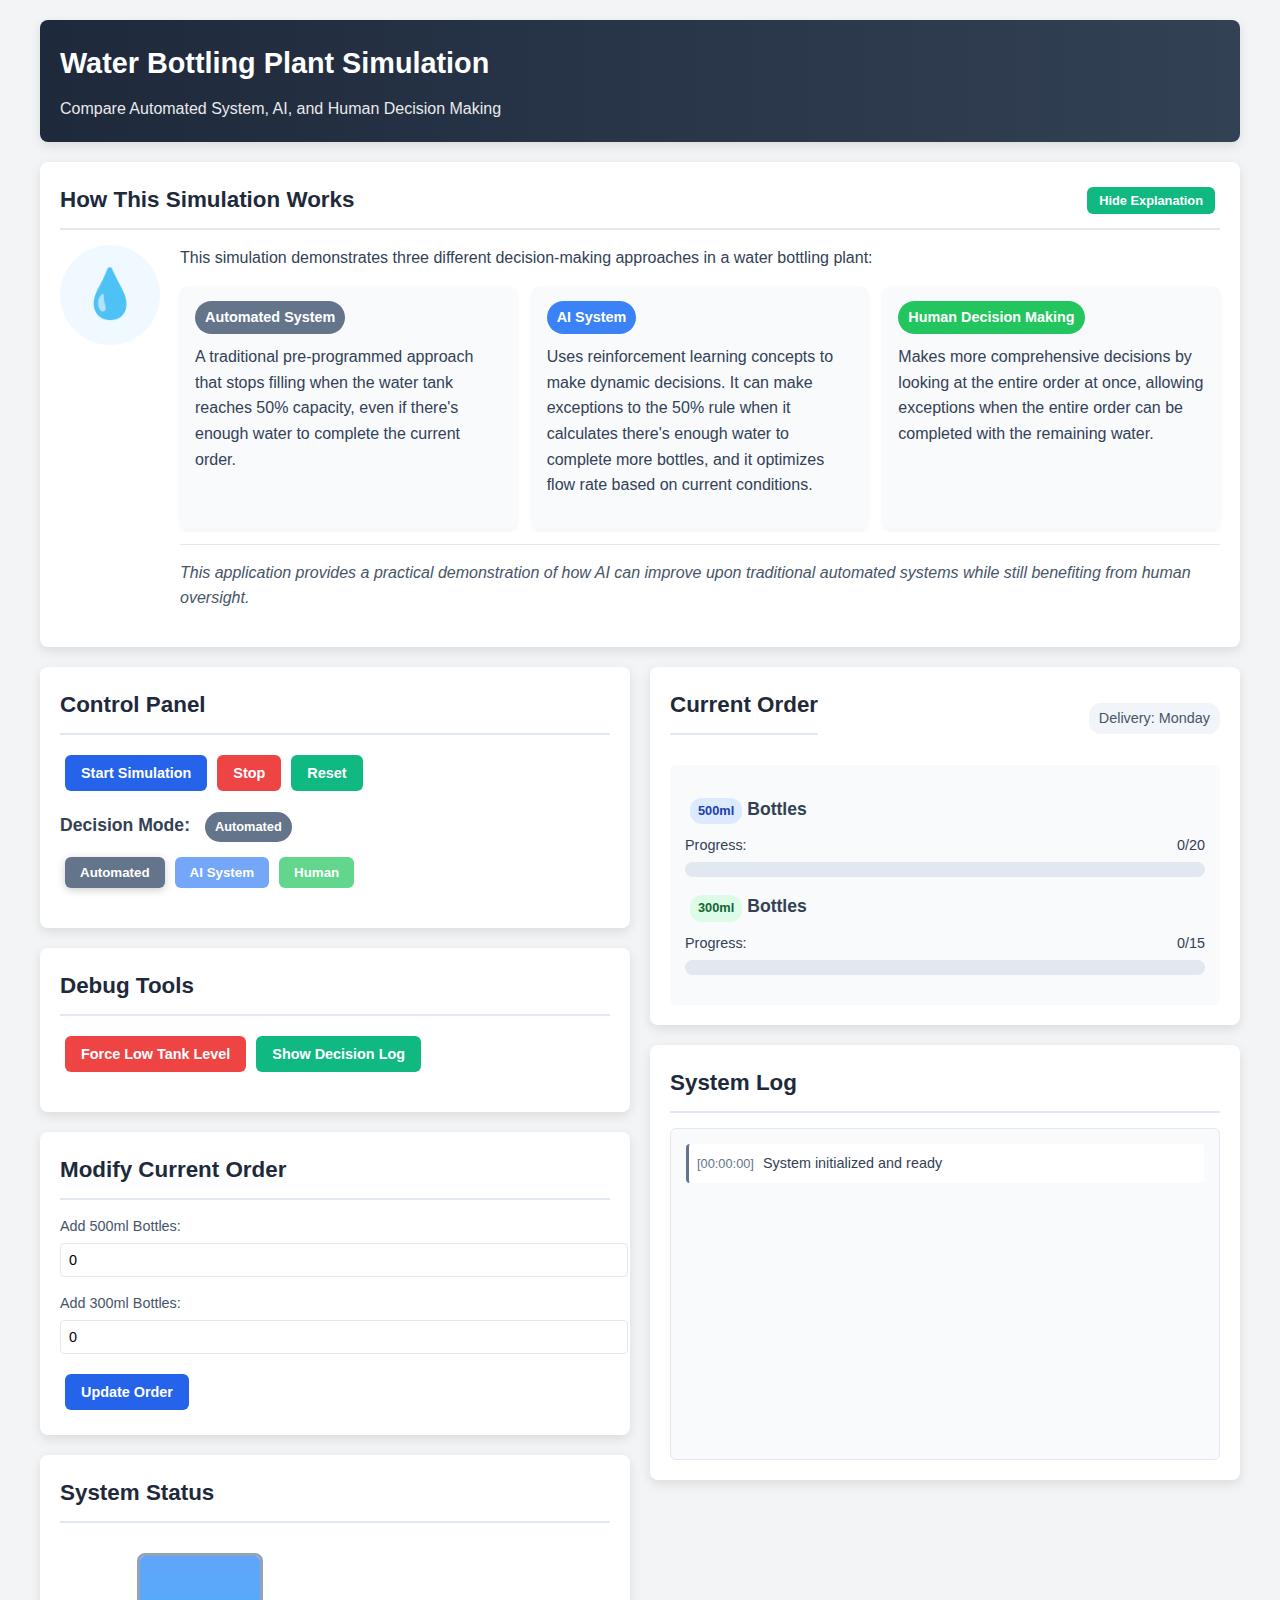
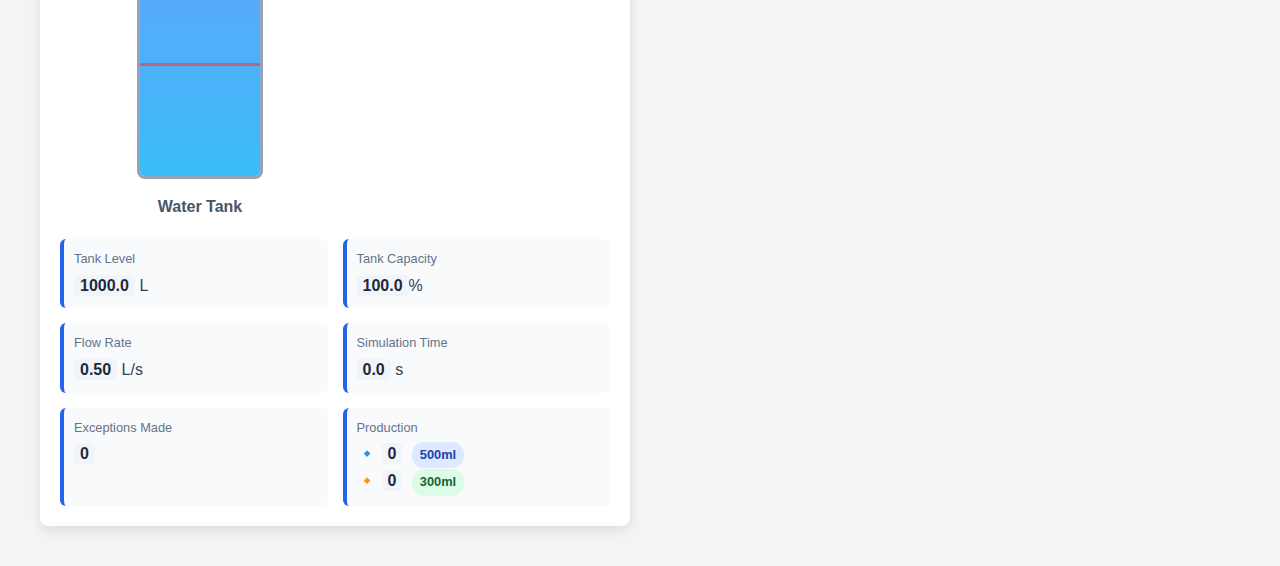
<file: index.html>
<!DOCTYPE html>
<html lang="en">
<head>
    <meta charset="UTF-8">
    <meta name="viewport" content="width=device-width, initial-scale=1.0">
    <meta property="og:title" content="Water Bottling Plant Simulation">
    <meta property="og:description" content="Compare Automated System, AI, and Human Decision Making in a water bottling plant simulation">
    <meta property="og:image" content="https://watter_bottle.png">
    <meta property="og:url" content="https://catalogo81.github.io/water-bottling-simulation/">
    <meta name="twitter:card" content="summary_large_image">
    <title>Water Bottling Plant Simulation</title>
    <link rel="stylesheet" href="styles.css">
</head>
<body>
    <div class="container">
        <div class="header">
            <h1>Water Bottling Plant Simulation</h1>
            <p>Compare Automated System, AI, and Human Decision Making</p>
        </div>

        <div class="explanation-panel">
            <h2>How This Simulation Works</h2>
            <div class="explanation-content">
                <div class="explanation-icon">💧</div>
                <div class="explanation-text">
                    <p>This simulation demonstrates three different decision-making approaches in a water bottling plant:</p>
                    
                    <div class="decision-modes">
                        <div class="decision-mode">
                            <span class="mode-label" style="background-color: var(--auto-color);">Automated System</span>
                            <p>A traditional pre-programmed approach that stops filling when the water tank reaches 50% capacity, even if there's enough water to complete the current order.</p>
                        </div>
                        
                        <div class="decision-mode">
                            <span class="mode-label" style="background-color: var(--ai-color);">AI System</span>
                            <p>Uses reinforcement learning concepts to make dynamic decisions. It can make exceptions to the 50% rule when it calculates there's enough water to complete more bottles, and it optimizes flow rate based on current conditions.</p>
                        </div>
                        
                        <div class="decision-mode">
                            <span class="mode-label" style="background-color: var(--human-color);">Human Decision Making</span>
                            <p>Makes more comprehensive decisions by looking at the entire order at once, allowing exceptions when the entire order can be completed with the remaining water.</p>
                        </div>
                    </div>
                    
                    <p class="explanation-footer">This application provides a practical demonstration of how AI can improve upon traditional automated systems while still benefiting from human oversight.</p>
                </div>
            </div>
            <button id="hide-explanation" class="button button-secondary">Hide Explanation</button>
        </div>
        
        <div class="flex-container">
            <div class="flex-column">
                <div class="panel" id="control-panel">
                    <h2>Control Panel</h2>
                    <div class="button-group">
                        <button id="start-btn" class="button button-primary">
                            <i class="fas fa-play"></i> Start Simulation
                        </button>
                        <button id="stop-btn" class="button button-danger">
                            <i class="fas fa-stop"></i> Stop
                        </button>
                        <button id="reset-btn" class="button button-secondary">
                            <i class="fas fa-redo"></i> Reset
                        </button>
                    </div>
                    <h3>Decision Mode: <span id="current-mode" class="mode-indicator" style="background-color: var(--auto-color);">Automated</span></h3>
                    <div class="button-group">
                        <button id="auto-mode" class="mode-button active" style="background-color: var(--auto-color); color: white;">Automated</button>
                        <button id="ai-mode" class="mode-button" style="background-color: var(--ai-color); color: white;">AI System</button>
                        <button id="human-mode" class="mode-button" style="background-color: var(--human-color); color: white;">Human</button>
                    </div>
                </div>

                <div class="panel" id="debug-panel">
                    <h2>Debug Tools</h2>
                    <div class="button-group">
                      <button id="force-low-level" class="button button-danger">Force Low Tank Level</button>
                      <button id="show-decision-log" class="button button-secondary">Show Decision Log</button>
                    </div>
                </div>

                <div class="panel" id="custom-order-panel">
                    <h2>Modify Current Order</h2>
                    <div class="input-group">
                        <label for="bottles-500ml-input">Add 500ml Bottles:</label>
                        <input type="number" id="bottles-500ml-input" min="0" value="0">
                    </div>
                    <div class="input-group">
                        <label for="bottles-300ml-input">Add 300ml Bottles:</label>
                        <input type="number" id="bottles-300ml-input" min="0" value="0">
                    </div>
                    <button id="update-order-btn" class="button button-primary">Update Order</button>
                </div>
                
                <div class="panel" id="stats-panel">
                    <h2>System Status</h2>
                    <div class="flex-container">
                        <div class="flex-column" style="flex: 0 0 auto;">
                            <div class="tank-container">
                                <div id="tank-fill" class="tank-fill" style="height: 100%;"></div>
                                <div class="threshold-line"></div>
                                <div class="threshold-label">Critical Level</div>
                            </div>
                            <div class="tank-label">Water Tank</div>
                        </div>
                        <div class="flex-column">
                            <div class="stats-grid">
                                <div class="stat-item">
                                    <span class="stat-label">Tank Level</span>
                                    <p><span id="tank-level" class="stat-value">1000.0</span> L</p>
                                </div>
                                <div class="stat-item">
                                    <span class="stat-label">Tank Capacity</span>
                                    <p><span id="tank-percentage" class="stat-value">100.0</span>%</p>
                                </div>
                                <div class="stat-item">
                                    <span class="stat-label">Flow Rate</span>
                                    <p><span id="flow-rate" class="stat-value">0.50</span> L/s</p>
                                </div>
                                <div class="stat-item">
                                    <span class="stat-label">Simulation Time</span>
                                    <p><span id="simulation-time" class="stat-value">0.0</span> s</p>
                                </div>
                                <div class="stat-item">
                                    <span class="stat-label">Exceptions Made</span>
                                    <p><span id="exceptions" class="stat-value">0</span></p>
                                </div>
                                <div class="stat-item">
                                    <span class="stat-label">Production</span>
                                    <p>
                                        <span class="bottle-icon">🔹</span><span id="bottles-500ml" class="stat-value">0</span>
                                        <span class="badge badge-500ml">500ml</span>
                                    </p>
                                    <p>
                                        <span class="bottle-icon">🔸</span><span id="bottles-300ml" class="stat-value">0</span>
                                        <span class="badge badge-300ml">300ml</span>
                                    </p>
                                </div>
                            </div>
                        </div>
                    </div>
                </div>
            </div>
            
            <div class="flex-column">
                <div class="panel" id="order-panel">
                    <div class="order-header">
                        <h2>Current Order</h2>
                        <span class="day-badge">Delivery: <span id="order-day">Monday</span></span>
                    </div>
                    <div id="current-order">
                        <div class="order-progress">
                            <h3><span class="badge badge-500ml">500ml</span> Bottles</h3>
                            <div class="progress-label">
                                <span>Progress:</span>
                                <span><span id="filled-500ml">0</span>/<span id="order-500ml">20</span></span>
                            </div>
                            <div class="progress-bar-container">
                                <div id="progress-bar-500ml" class="progress-bar" style="width: 0%"></div>
                            </div>
                            
                            <h3><span class="badge badge-300ml">300ml</span> Bottles</h3>
                            <div class="progress-label">
                                <span>Progress:</span>
                                <span><span id="filled-300ml">0</span>/<span id="order-300ml">15</span></span>
                            </div>
                            <div class="progress-bar-container">
                                <div id="progress-bar-300ml" class="progress-bar" style="width: 0%"></div>
                            </div>
                        </div>
                    </div>
                </div>
                
                <div class="panel" id="log-panel">
                    <h2>System Log</h2>
                    <div id="log-container" class="log-container">
                        <!-- Logs will be added here -->
                        <div class="log-entry auto-log">
                            <span class="log-time">[00:00:00]</span> System initialized and ready
                        </div>
                    </div>
                </div>
            </div>
        </div>
    </div>
    
    <script src="script.js"></script>
</body>
</html>
</file>
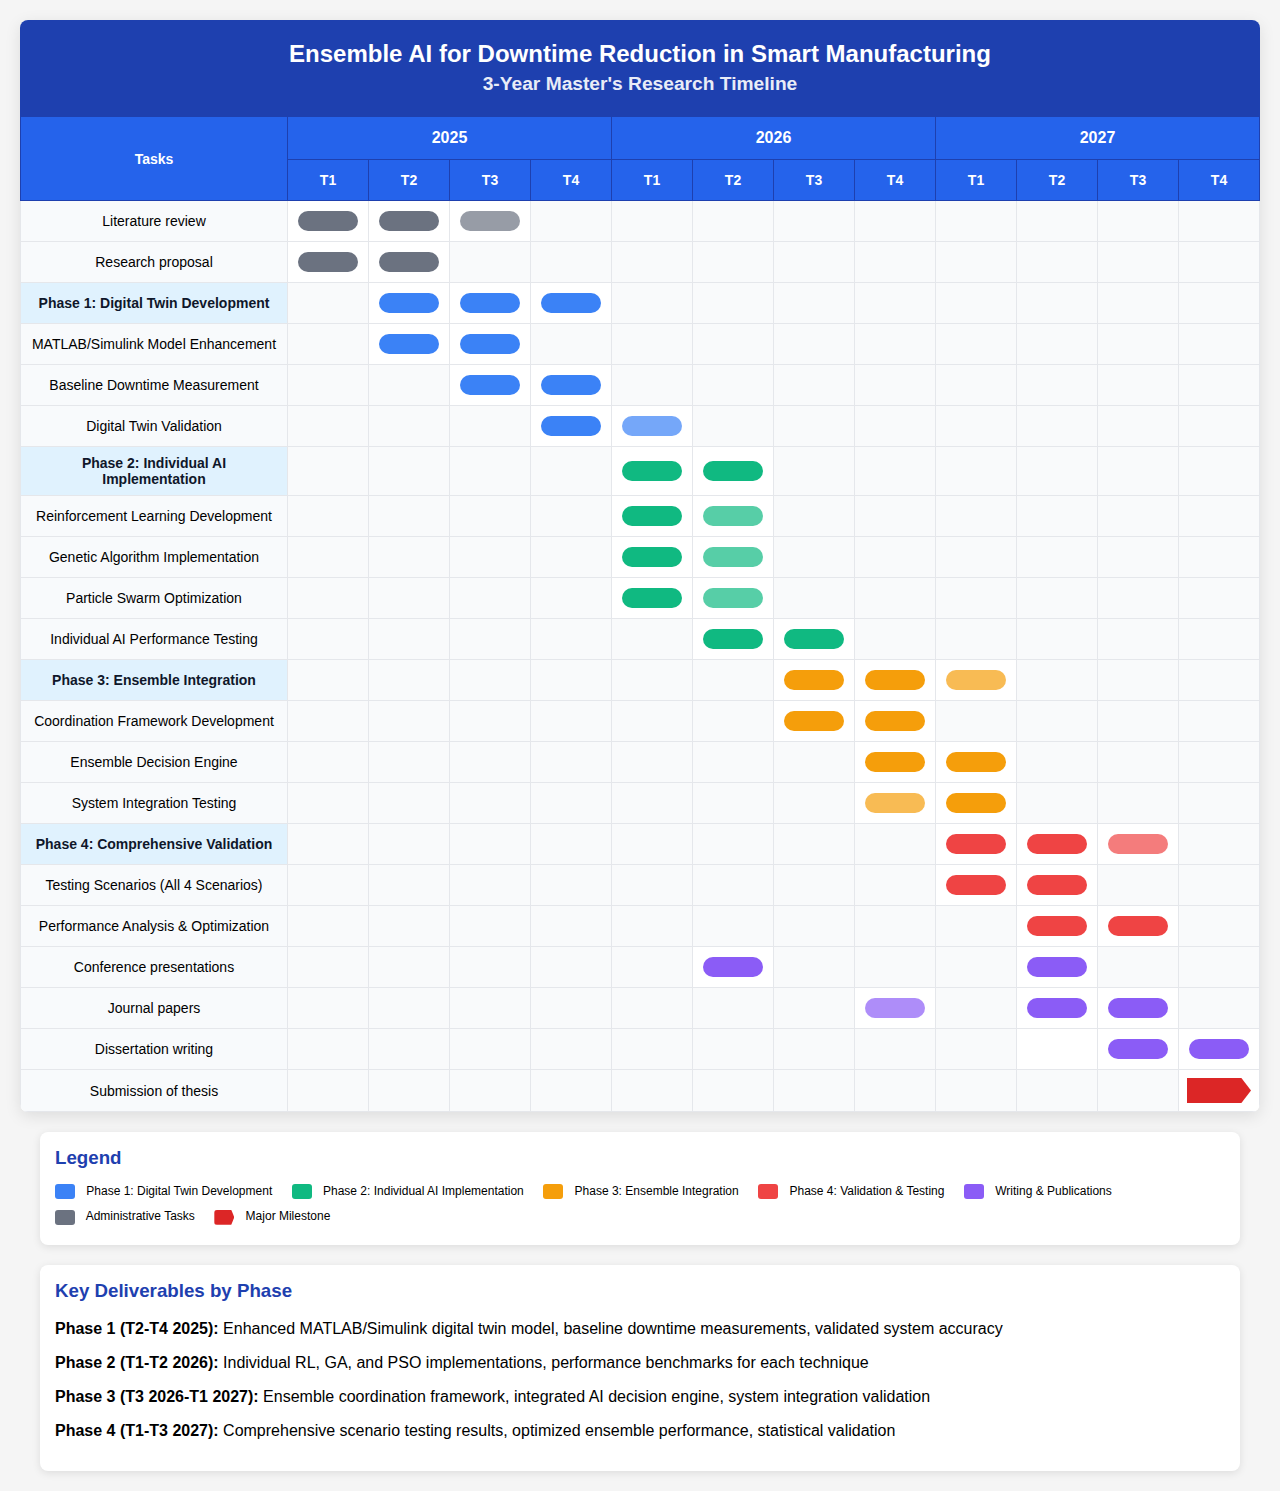
<file: Docs/ganttchart.html>
<!DOCTYPE html>
<html lang="en">
<head>
    <meta charset="UTF-8">
    <meta name="viewport" content="width=device-width, initial-scale=1.0">
    <title>3-Year Research Timeline - Ensemble AI for Downtime Reduction</title>
    <link rel="stylesheet" href="../gantt.css">
</head>
<body>
    <div class="timeline-container">
        <div class="timeline-title">
            Ensemble AI for Downtime Reduction in Smart Manufacturing<br>
            <span style="font-size: 0.8em; opacity: 0.9;">3-Year Master's Research Timeline</span>
        </div>
        
        <table class="timeline-table">
            <thead>
                <tr>
                    <th rowspan="2" style="width: 250px;">Tasks</th>
                    <th colspan="4" class="year-header">2025</th>
                    <th colspan="4" class="year-header">2026</th>
                    <th colspan="4" class="year-header">2027</th>
                </tr>
                <tr>
                    <th>T1</th><th>T2</th><th>T3</th><th>T4</th>
                    <th>T1</th><th>T2</th><th>T3</th><th>T4</th>
                    <th>T1</th><th>T2</th><th>T3</th><th>T4</th>
                </tr>
            </thead>
            <tbody>
                <!-- Administrative Tasks -->
                <tr>
                    <td class="task-label">Literature review</td>
                    <td><div class="activity admin primary"></div></td>
                    <td><div class="activity admin primary"></div></td>
                    <td><div class="activity admin secondary"></div></td>
                    <td class="empty-cell"></td>
                    <td class="empty-cell"></td>
                    <td class="empty-cell"></td>
                    <td class="empty-cell"></td>
                    <td class="empty-cell"></td>
                    <td class="empty-cell"></td>
                    <td class="empty-cell"></td>
                    <td class="empty-cell"></td>
                    <td class="empty-cell"></td>
                </tr>
                <tr>
                    <td class="task-label">Research proposal</td>
                    <td><div class="activity admin primary"></div></td>
                    <td><div class="activity admin primary"></div></td>
                    <td class="empty-cell"></td>
                    <td class="empty-cell"></td>
                    <td class="empty-cell"></td>
                    <td class="empty-cell"></td>
                    <td class="empty-cell"></td>
                    <td class="empty-cell"></td>
                    <td class="empty-cell"></td>
                    <td class="empty-cell"></td>
                    <td class="empty-cell"></td>
                    <td class="empty-cell"></td>
                </tr>
                
                <!-- Phase 1: Digital Twin Development -->
                <tr>
                    <td class="task-label phase-task">Phase 1: Digital Twin Development</td>
                    <td class="empty-cell"></td>
                    <td><div class="activity phase1 primary"></div></td>
                    <td><div class="activity phase1 primary"></div></td>
                    <td><div class="activity phase1 primary"></div></td>
                    <td class="empty-cell"></td>
                    <td class="empty-cell"></td>
                    <td class="empty-cell"></td>
                    <td class="empty-cell"></td>
                    <td class="empty-cell"></td>
                    <td class="empty-cell"></td>
                    <td class="empty-cell"></td>
                    <td class="empty-cell"></td>
                </tr>
                <tr>
                    <td class="task-label">MATLAB/Simulink Model Enhancement</td>
                    <td class="empty-cell"></td>
                    <td><div class="activity phase1 primary"></div></td>
                    <td><div class="activity phase1 primary"></div></td>
                    <td class="empty-cell"></td>
                    <td class="empty-cell"></td>
                    <td class="empty-cell"></td>
                    <td class="empty-cell"></td>
                    <td class="empty-cell"></td>
                    <td class="empty-cell"></td>
                    <td class="empty-cell"></td>
                    <td class="empty-cell"></td>
                    <td class="empty-cell"></td>
                </tr>
                <tr>
                    <td class="task-label">Baseline Downtime Measurement</td>
                    <td class="empty-cell"></td>
                    <td class="empty-cell"></td>
                    <td><div class="activity phase1 primary"></div></td>
                    <td><div class="activity phase1 primary"></div></td>
                    <td class="empty-cell"></td>
                    <td class="empty-cell"></td>
                    <td class="empty-cell"></td>
                    <td class="empty-cell"></td>
                    <td class="empty-cell"></td>
                    <td class="empty-cell"></td>
                    <td class="empty-cell"></td>
                    <td class="empty-cell"></td>
                </tr>
                <tr>
                    <td class="task-label">Digital Twin Validation</td>
                    <td class="empty-cell"></td>
                    <td class="empty-cell"></td>
                    <td class="empty-cell"></td>
                    <td><div class="activity phase1 primary"></div></td>
                    <td><div class="activity phase1 secondary"></div></td>
                    <td class="empty-cell"></td>
                    <td class="empty-cell"></td>
                    <td class="empty-cell"></td>
                    <td class="empty-cell"></td>
                    <td class="empty-cell"></td>
                    <td class="empty-cell"></td>
                    <td class="empty-cell"></td>
                </tr>
                
                <!-- Phase 2: Individual AI Implementation -->
                <tr>
                    <td class="task-label phase-task">Phase 2: Individual AI Implementation</td>
                    <td class="empty-cell"></td>
                    <td class="empty-cell"></td>
                    <td class="empty-cell"></td>
                    <td class="empty-cell"></td>
                    <td><div class="activity phase2 primary"></div></td>
                    <td><div class="activity phase2 primary"></div></td>
                    <td class="empty-cell"></td>
                    <td class="empty-cell"></td>
                    <td class="empty-cell"></td>
                    <td class="empty-cell"></td>
                    <td class="empty-cell"></td>
                    <td class="empty-cell"></td>
                </tr>
                <tr>
                    <td class="task-label">Reinforcement Learning Development</td>
                    <td class="empty-cell"></td>
                    <td class="empty-cell"></td>
                    <td class="empty-cell"></td>
                    <td class="empty-cell"></td>
                    <td><div class="activity phase2 primary"></div></td>
                    <td><div class="activity phase2 secondary"></div></td>
                    <td class="empty-cell"></td>
                    <td class="empty-cell"></td>
                    <td class="empty-cell"></td>
                    <td class="empty-cell"></td>
                    <td class="empty-cell"></td>
                    <td class="empty-cell"></td>
                </tr>
                <tr>
                    <td class="task-label">Genetic Algorithm Implementation</td>
                    <td class="empty-cell"></td>
                    <td class="empty-cell"></td>
                    <td class="empty-cell"></td>
                    <td class="empty-cell"></td>
                    <td><div class="activity phase2 primary"></div></td>
                    <td><div class="activity phase2 secondary"></div></td>
                    <td class="empty-cell"></td>
                    <td class="empty-cell"></td>
                    <td class="empty-cell"></td>
                    <td class="empty-cell"></td>
                    <td class="empty-cell"></td>
                    <td class="empty-cell"></td>
                </tr>
                <tr>
                    <td class="task-label">Particle Swarm Optimization</td>
                    <td class="empty-cell"></td>
                    <td class="empty-cell"></td>
                    <td class="empty-cell"></td>
                    <td class="empty-cell"></td>
                    <td><div class="activity phase2 primary"></div></td>
                    <td><div class="activity phase2 secondary"></div></td>
                    <td class="empty-cell"></td>
                    <td class="empty-cell"></td>
                    <td class="empty-cell"></td>
                    <td class="empty-cell"></td>
                    <td class="empty-cell"></td>
                    <td class="empty-cell"></td>
                </tr>
                <tr>
                    <td class="task-label">Individual AI Performance Testing</td>
                    <td class="empty-cell"></td>
                    <td class="empty-cell"></td>
                    <td class="empty-cell"></td>
                    <td class="empty-cell"></td>
                    <td class="empty-cell"></td>
                    <td><div class="activity phase2 primary"></div></td>
                    <td><div class="activity phase2 primary"></div></td>
                    <td class="empty-cell"></td>
                    <td class="empty-cell"></td>
                    <td class="empty-cell"></td>
                    <td class="empty-cell"></td>
                    <td class="empty-cell"></td>
                </tr>
                
                <!-- Phase 3: Ensemble Integration -->
                <tr>
                    <td class="task-label phase-task">Phase 3: Ensemble Integration</td>
                    <td class="empty-cell"></td>
                    <td class="empty-cell"></td>
                    <td class="empty-cell"></td>
                    <td class="empty-cell"></td>
                    <td class="empty-cell"></td>
                    <td class="empty-cell"></td>
                    <td><div class="activity phase3 primary"></div></td>
                    <td><div class="activity phase3 primary"></div></td>
                    <td><div class="activity phase3 secondary"></div></td>
                    <td class="empty-cell"></td>
                    <td class="empty-cell"></td>
                    <td class="empty-cell"></td>
                </tr>
                <tr>
                    <td class="task-label">Coordination Framework Development</td>
                    <td class="empty-cell"></td>
                    <td class="empty-cell"></td>
                    <td class="empty-cell"></td>
                    <td class="empty-cell"></td>
                    <td class="empty-cell"></td>
                    <td class="empty-cell"></td>
                    <td><div class="activity phase3 primary"></div></td>
                    <td><div class="activity phase3 primary"></div></td>
                    <td class="empty-cell"></td>
                    <td class="empty-cell"></td>
                    <td class="empty-cell"></td>
                    <td class="empty-cell"></td>
                </tr>
                <tr>
                    <td class="task-label">Ensemble Decision Engine</td>
                    <td class="empty-cell"></td>
                    <td class="empty-cell"></td>
                    <td class="empty-cell"></td>
                    <td class="empty-cell"></td>
                    <td class="empty-cell"></td>
                    <td class="empty-cell"></td>
                    <td class="empty-cell"></td>
                    <td><div class="activity phase3 primary"></div></td>
                    <td><div class="activity phase3 primary"></div></td>
                    <td class="empty-cell"></td>
                    <td class="empty-cell"></td>
                    <td class="empty-cell"></td>
                </tr>
                <tr>
                    <td class="task-label">System Integration Testing</td>
                    <td class="empty-cell"></td>
                    <td class="empty-cell"></td>
                    <td class="empty-cell"></td>
                    <td class="empty-cell"></td>
                    <td class="empty-cell"></td>
                    <td class="empty-cell"></td>
                    <td class="empty-cell"></td>
                    <td><div class="activity phase3 secondary"></div></td>
                    <td><div class="activity phase3 primary"></div></td>
                    <td class="empty-cell"></td>
                    <td class="empty-cell"></td>
                    <td class="empty-cell"></td>
                </tr>
                
                <!-- Phase 4: Validation -->
                <tr>
                    <td class="task-label phase-task">Phase 4: Comprehensive Validation</td>
                    <td class="empty-cell"></td>
                    <td class="empty-cell"></td>
                    <td class="empty-cell"></td>
                    <td class="empty-cell"></td>
                    <td class="empty-cell"></td>
                    <td class="empty-cell"></td>
                    <td class="empty-cell"></td>
                    <td class="empty-cell"></td>
                    <td><div class="activity phase4 primary"></div></td>
                    <td><div class="activity phase4 primary"></div></td>
                    <td><div class="activity phase4 secondary"></div></td>
                    <td class="empty-cell"></td>
                </tr>
                <tr>
                    <td class="task-label">Testing Scenarios (All 4 Scenarios)</td>
                    <td class="empty-cell"></td>
                    <td class="empty-cell"></td>
                    <td class="empty-cell"></td>
                    <td class="empty-cell"></td>
                    <td class="empty-cell"></td>
                    <td class="empty-cell"></td>
                    <td class="empty-cell"></td>
                    <td class="empty-cell"></td>
                    <td><div class="activity phase4 primary"></div></td>
                    <td><div class="activity phase4 primary"></div></td>
                    <td class="empty-cell"></td>
                    <td class="empty-cell"></td>
                </tr>
                <tr>
                    <td class="task-label">Performance Analysis & Optimization</td>
                    <td class="empty-cell"></td>
                    <td class="empty-cell"></td>
                    <td class="empty-cell"></td>
                    <td class="empty-cell"></td>
                    <td class="empty-cell"></td>
                    <td class="empty-cell"></td>
                    <td class="empty-cell"></td>
                    <td class="empty-cell"></td>
                    <td class="empty-cell"></td>
                    <td><div class="activity phase4 primary"></div></td>
                    <td><div class="activity phase4 primary"></div></td>
                    <td class="empty-cell"></td>
                </tr>
                
                <!-- Writing and Publications -->
                <tr>
                    <td class="task-label">Conference presentations</td>
                    <td class="empty-cell"></td>
                    <td class="empty-cell"></td>
                    <td class="empty-cell"></td>
                    <td class="empty-cell"></td>
                    <td class="empty-cell"></td>
                    <td><div class="activity writing primary"></div></td>
                    <td class="empty-cell"></td>
                    <td class="empty-cell"></td>
                    <td class="empty-cell"></td>
                    <td><div class="activity writing primary"></div></td>
                    <td class="empty-cell"></td>
                    <td class="empty-cell"></td>
                </tr>
                <tr>
                    <td class="task-label">Journal papers</td>
                    <td class="empty-cell"></td>
                    <td class="empty-cell"></td>
                    <td class="empty-cell"></td>
                    <td class="empty-cell"></td>
                    <td class="empty-cell"></td>
                    <td class="empty-cell"></td>
                    <td class="empty-cell"></td>
                    <td><div class="activity writing secondary"></div></td>
                    <td class="empty-cell"></td>
                    <td><div class="activity writing primary"></div></td>
                    <td><div class="activity writing primary"></div></td>
                    <td class="empty-cell"></td>
                </tr>
                <tr>
                    <td class="task-label">Dissertation writing</td>
                    <td class="empty-cell"></td>
                    <td class="empty-cell"></td>
                    <td class="empty-cell"></td>
                    <td class="empty-cell"></td>
                    <td class="empty-cell"></td>
                    <td class="empty-cell"></td>
                    <td class="empty-cell"></td>
                    <td class="empty-cell"></td>
                    <td class="empty-cell"></td>
                    <td><div class="activity writing ongoing"></div></td>
                    <td><div class="activity writing primary"></div></td>
                    <td><div class="activity writing primary"></div></td>
                </tr>
                <tr>
                    <td class="task-label">Submission of thesis</td>
                    <td class="empty-cell"></td>
                    <td class="empty-cell"></td>
                    <td class="empty-cell"></td>
                    <td class="empty-cell"></td>
                    <td class="empty-cell"></td>
                    <td class="empty-cell"></td>
                    <td class="empty-cell"></td>
                    <td class="empty-cell"></td>
                    <td class="empty-cell"></td>
                    <td class="empty-cell"></td>
                    <td class="empty-cell"></td>
                    <td><div class="milestone"></div></td>
                </tr>
            </tbody>
        </table>
    </div>
    
    <div class="legend">
        <h3>Legend</h3>
        <div class="legend-item">
            <span class="legend-color phase1"></span>
            Phase 1: Digital Twin Development
        </div>
        <div class="legend-item">
            <span class="legend-color phase2"></span>
            Phase 2: Individual AI Implementation
        </div>
        <div class="legend-item">
            <span class="legend-color phase3"></span>
            Phase 3: Ensemble Integration
        </div>
        <div class="legend-item">
            <span class="legend-color phase4"></span>
            Phase 4: Validation & Testing
        </div>
        <div class="legend-item">
            <span class="legend-color writing"></span>
            Writing & Publications
        </div>
        <div class="legend-item">
            <span class="legend-color admin"></span>
            Administrative Tasks
        </div>
        <div class="legend-item">
            <span class="legend-color milestone" style="clip-path: polygon(0 0, 85% 0, 100% 50%, 85% 100%, 0 100%);"></span>
            Major Milestone
        </div>
    </div>
    
    <div style="margin: 20px; padding: 15px; background: white; border-radius: 8px; box-shadow: 0 2px 8px rgba(0,0,0,0.1);">
        <h3 style="color: #1e40af; margin-top: 0;">Key Deliverables by Phase</h3>
        <p><strong>Phase 1 (T2-T4 2025):</strong> Enhanced MATLAB/Simulink digital twin model, baseline downtime measurements, validated system accuracy</p>
        <p><strong>Phase 2 (T1-T2 2026):</strong> Individual RL, GA, and PSO implementations, performance benchmarks for each technique</p>
        <p><strong>Phase 3 (T3 2026-T1 2027):</strong> Ensemble coordination framework, integrated AI decision engine, system integration validation</p>
        <p><strong>Phase 4 (T1-T3 2027):</strong> Comprehensive scenario testing results, optimized ensemble performance, statistical validation</p>
    </div>
</body>
</html>
</file>
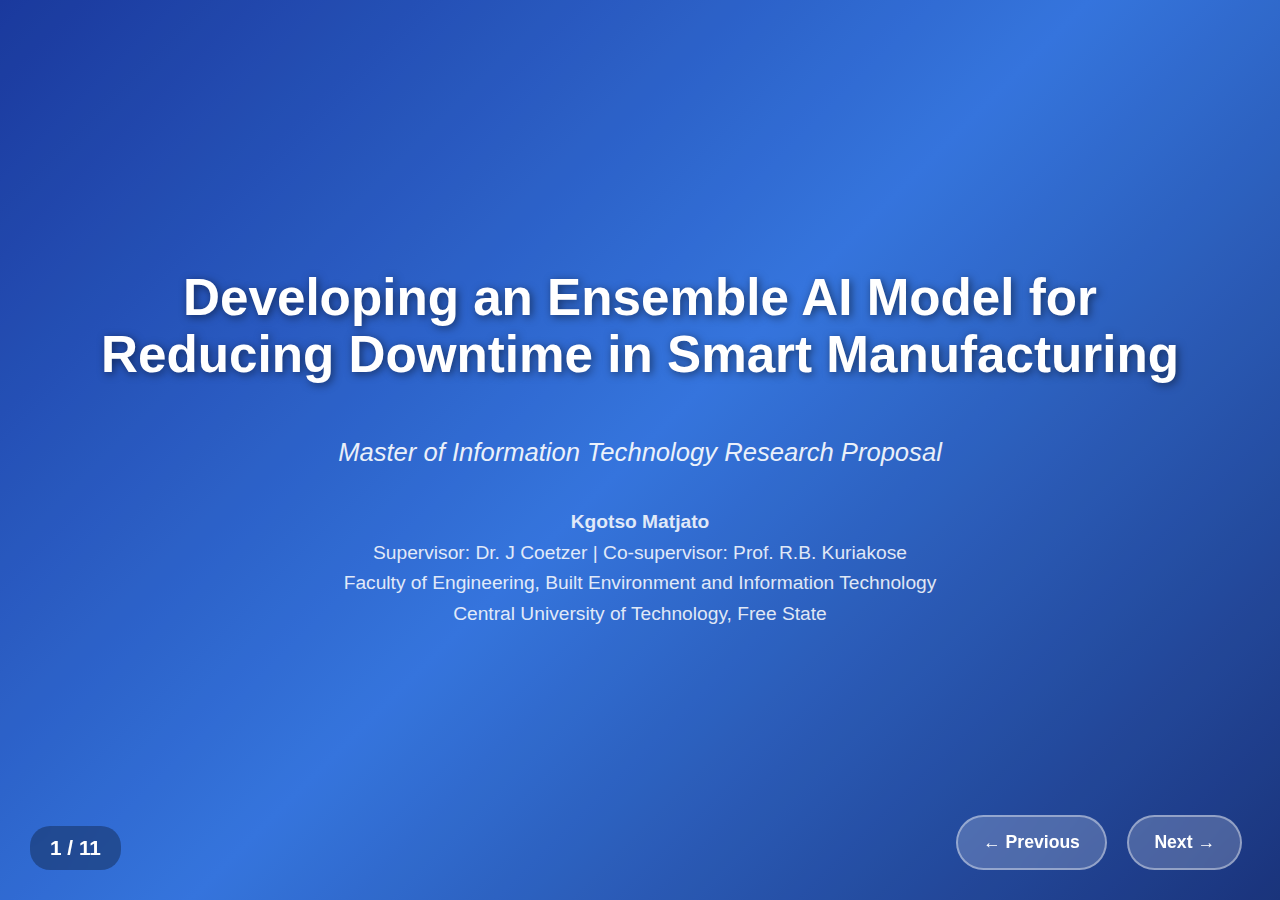
<file: Docs/presentation.html>
<!DOCTYPE html>
<html lang="en">
<head>
    <meta charset="UTF-8">
    <meta name="viewport" content="width=device-width, initial-scale=1.0">
    <title>Ensemble AI for Reducing Downtime in Smart Manufacturing</title>
    <style>
        * {
            margin: 0;
            padding: 0;
            box-sizing: border-box;
        }
        
        body {
            font-family: 'Segoe UI', Tahoma, Geneva, Verdana, sans-serif;
            background: linear-gradient(135deg, #1e40af 0%, #3b82f6 50%, #1e3a8a 100%);
            color: white;
            overflow: hidden;
        }
        
        .slide {
            width: 100vw;
            height: 100vh;
            display: none;
            flex-direction: column;
            justify-content: center;
            align-items: center;
            padding: 40px;
            position: relative;
            background: rgba(0,0,0,0.1);
        }
        
        .slide.active {
            display: flex;
        }
        
        .slide h1 {
            font-size: 3.2em;
            margin-bottom: 30px;
            text-align: center;
            font-weight: 700;
            text-shadow: 2px 2px 8px rgba(0,0,0,0.5);
            line-height: 1.1;
            max-width: 1200px;
        }
        
        .slide h2 {
            font-size: 2.6em;
            margin-bottom: 35px;
            text-align: center;
            color: #fbbf24;
            text-shadow: 1px 1px 4px rgba(0,0,0,0.4);
            font-weight: 600;
        }
        
        .slide h3 {
            font-size: 2.0em;
            margin-bottom: 25px;
            color: #60a5fa;
            text-shadow: 1px 1px 3px rgba(0,0,0,0.3);
            font-weight: 600;
        }
        
        .subtitle {
            font-size: 1.6em;
            margin-top: 25px;
            text-align: center;
            opacity: 0.9;
            font-style: italic;
            font-weight: 300;
        }
        
        .author-info {
            margin-top: 40px;
            text-align: center;
            font-size: 1.2em;
            opacity: 0.85;
            line-height: 1.6;
        }
        
        .big-text {
            font-size: 2.2em;
            text-align: center;
            line-height: 1.4;
            max-width: 1000px;
            margin: 0 auto;
        }
        
        .problem-box {
            background: linear-gradient(135deg, #dc2626, #ef4444);
            padding: 40px;
            border-radius: 20px;
            margin: 30px 0;
            box-shadow: 0 8px 32px rgba(0,0,0,0.3);
            border: 2px solid rgba(255,255,255,0.2);
        }
        
        .solution-box {
            background: linear-gradient(135deg, #059669, #10b981);
            padding: 40px;
            border-radius: 20px;
            margin: 30px 0;
            box-shadow: 0 8px 32px rgba(0,0,0,0.3);
            border: 2px solid rgba(255,255,255,0.2);
        }
        
        .objective-box {
            background: linear-gradient(135deg, #7c3aed, #8b5cf6);
            padding: 40px;
            border-radius: 20px;
            margin: 30px 0;
            box-shadow: 0 8px 32px rgba(0,0,0,0.3);
            border: 2px solid rgba(255,255,255,0.2);
        }
        
        .method-box {
            background: linear-gradient(135deg, #ea580c, #f97316);
            padding: 30px;
            border-radius: 15px;
            margin: 20px 0;
            box-shadow: 0 6px 24px rgba(0,0,0,0.3);
            border: 2px solid rgba(255,255,255,0.2);
        }
        
        .phase-container {
            display: grid;
            grid-template-columns: 1fr 1fr;
            gap: 30px;
            width: 100%;
            max-width: 1200px;
        }
        
        .phase-box {
            background: rgba(255,255,255,0.1);
            padding: 30px;
            border-radius: 15px;
            backdrop-filter: blur(10px);
            border: 1px solid rgba(255,255,255,0.2);
            box-shadow: 0 8px 32px rgba(0,0,0,0.2);
        }
        
        .phase-box h4 {
            color: #fbbf24;
            font-size: 1.5em;
            margin-bottom: 15px;
            font-weight: 600;
        }
        
        .navigation {
            position: fixed;
            bottom: 30px;
            right: 30px;
            z-index: 1000;
        }
        
        .nav-btn {
            background: rgba(255,255,255,0.2);
            border: 2px solid rgba(255,255,255,0.4);
            color: white;
            padding: 15px 25px;
            margin: 0 8px;
            cursor: pointer;
            border-radius: 30px;
            font-size: 1.1em;
            font-weight: 600;
            transition: all 0.3s ease;
            backdrop-filter: blur(10px);
        }
        
        .nav-btn:hover {
            background: rgba(255,255,255,0.3);
            transform: scale(1.05);
            box-shadow: 0 4px 16px rgba(0,0,0,0.3);
        }
        
        .slide-counter {
            position: fixed;
            bottom: 30px;
            left: 30px;
            font-size: 1.3em;
            font-weight: 600;
            background: rgba(0,0,0,0.3);
            padding: 10px 20px;
            border-radius: 20px;
            backdrop-filter: blur(10px);
        }
        
        .key-points {
            display: grid;
            grid-template-columns: 1fr 1fr 1fr;
            gap: 25px;
            width: 100%;
            max-width: 1200px;
            margin: 30px 0;
        }
        
        .point-card {
            background: rgba(255,255,255,0.15);
            padding: 25px;
            border-radius: 15px;
            text-align: center;
            backdrop-filter: blur(10px);
            border: 1px solid rgba(255,255,255,0.2);
            box-shadow: 0 6px 24px rgba(0,0,0,0.2);
            transition: transform 0.3s ease;
        }
        
        .point-card:hover {
            transform: translateY(-5px);
        }
        
        .point-card .icon {
            font-size: 3em;
            margin-bottom: 15px;
            display: block;
        }
        
        .point-card h4 {
            font-size: 1.4em;
            margin-bottom: 10px;
            color: #fbbf24;
        }
        
        .point-card p {
            font-size: 1.1em;
            line-height: 1.4;
            opacity: 0.9;
        }
        
        .flow-diagram {
            display: flex;
            align-items: center;
            justify-content: space-between;
            width: 100%;
            max-width: 1000px;
            margin: 30px 0;
        }
        
        .flow-step {
            background: linear-gradient(135deg, #3b82f6, #1d4ed8);
            padding: 25px;
            border-radius: 15px;
            text-align: center;
            min-width: 200px;
            box-shadow: 0 6px 24px rgba(0,0,0,0.3);
            border: 2px solid rgba(255,255,255,0.2);
        }
        
        .flow-arrow {
            font-size: 2em;
            color: #fbbf24;
            margin: 0 15px;
        }
        
        .results-grid {
            display: grid;
            grid-template-columns: 1fr 1fr;
            gap: 30px;
            width: 100%;
            max-width: 1000px;
            margin: 30px 0;
        }
        
        .result-item {
            background: rgba(255,255,255,0.1);
            padding: 30px;
            border-radius: 15px;
            backdrop-filter: blur(10px);
            border: 1px solid rgba(255,255,255,0.2);
        }
        
        .result-item h4 {
            color: #10b981;
            font-size: 1.6em;
            margin-bottom: 15px;
        }
        
        .metric {
            font-size: 2.5em;
            font-weight: 700;
            color: #fbbf24;
            text-align: center;
            text-shadow: 2px 2px 4px rgba(0,0,0,0.5);
        }
        
        .center-content {
            display: flex;
            flex-direction: column;
            align-items: center;
            justify-content: center;
            text-align: center;
            height: 100%;
        }
    </style>
</head>
<body>
    <!-- Slide 1: Title -->
    <div class="slide active">
        <div class="center-content">
            <h1>Developing an Ensemble AI Model for<br>Reducing Downtime in Smart Manufacturing</h1>
            <div class="subtitle">Master of Information Technology Research Proposal</div>
            <div class="author-info">
                <strong>Kgotso Matjato</strong><br>
                Supervisor: Dr. J Coetzer | Co-supervisor: Prof. R.B. Kuriakose<br>
                Faculty of Engineering, Built Environment and Information Technology<br>
                Central University of Technology, Free State
            </div>
        </div>
    </div>

    <!-- Slide 2: The Problem -->
    <div class="slide">
        <div class="center-content">
            <h2>The Problem</h2>
            <div class="problem-box">
                <div class="big-text">
                    <strong>System downtime in smart manufacturing</strong> costs industries billions annually
                </div>
            </div>
            <div class="key-points">
                <div class="point-card">
                    <span class="icon">⚠️</span>
                    <h4>Isolated AI Systems</h4>
                    <p>Current AI operates without coordination</p>
                </div>
                <div class="point-card">
                    <span class="icon">⏱️</span>
                    <h4>Reactive Responses</h4>
                    <p>Systems respond to problems after they occur</p>
                </div>
                <div class="point-card">
                    <span class="icon">🔧</span>
                    <h4>Limited Adaptability</h4>
                    <p>Struggle with dynamic production variations</p>
                </div>
            </div>
        </div>
    </div>

    <!-- Slide 3: Our Solution -->
    <div class="slide">
        <div class="center-content">
            <h2>Our Solution</h2>
            <div class="solution-box">
                <div class="big-text">
                    <strong>Ensemble AI Model</strong> that coordinates multiple AI techniques to predict and prevent downtime
                </div>
            </div>
            <div class="flow-diagram">
                <div class="flow-step">
                    <h4>Digital Twin</h4>
                    <p>Real-time simulation</p>
                </div>
                <div class="flow-arrow">→</div>
                <div class="flow-step">
                    <h4>Multiple AI</h4>
                    <p>RL + GA + PSO</p>
                </div>
                <div class="flow-arrow">→</div>
                <div class="flow-step">
                    <h4>Coordinated Response</h4>
                    <p>Proactive downtime prevention</p>
                </div>
            </div>
        </div>
    </div>

    <!-- Slide 4: Research Objectives -->
    <div class="slide">
        <div class="center-content">
            <h2>Research Objectives</h2>
            <div class="phase-container">
                <div class="phase-box">
                    <h4>Objective 1</h4>
                    <p>Develop digital twin of CUT water bottling plant and establish baseline downtime measurements</p>
                </div>
                <div class="phase-box">
                    <h4>Objective 2</h4>
                    <p>Implement and evaluate individual AI techniques for downtime reduction</p>
                </div>
                <div class="phase-box">
                    <h4>Objective 3</h4>
                    <p>Develop ensemble AI model that coordinates multiple techniques</p>
                </div>
                <div class="phase-box">
                    <h4>Objective 4</h4>
                    <p>Validate and optimize ensemble performance through comprehensive testing</p>
                </div>
            </div>
        </div>
    </div>

    <!-- Slide 5: Research Approach -->
    <div class="slide">
        <div class="center-content">
            <h2>Four-Phase Methodology</h2>
            <div class="phase-container">
                <div class="method-box">
                    <h4>Phase 1: Digital Twin Development</h4>
                    <p>Build high-fidelity simulation of CUT bottling plant, establish baseline downtime metrics</p>
                </div>
                <div class="method-box">
                    <h4>Phase 2: Individual AI Implementation</h4>
                    <p>Develop RL, GA, and PSO solutions independently, measure individual performance</p>
                </div>
                <div class="method-box">
                    <h4>Phase 3: Ensemble Integration</h4>
                    <p>Create coordination framework, implement ensemble decision engine</p>
                </div>
                <div class="method-box">
                    <h4>Phase 4: Validation & Optimization</h4>
                    <p>Test across multiple scenarios, optimize based on downtime reduction results</p>
                </div>
            </div>
        </div>
    </div>

    <!-- Slide 6: Case Study -->
    <div class="slide">
        <div class="center-content">
            <h2>Case Study: CUT Water Bottling Plant</h2>
            <div class="key-points">
                <div class="point-card">
                    <span class="icon">🏭</span>
                    <h4>Real Manufacturing Environment</h4>
                    <p>3 Smart Manufacturing Units<br>330ml & 500ml bottles</p>
                </div>
                <div class="point-card">
                    <span class="icon">💻</span>
                    <h4>Existing Digital Infrastructure</h4>
                    <p>Siemens S7-1200 PLC<br>MATLAB/Simulink model</p>
                </div>
                <div class="point-card">
                    <span class="icon">🔬</span>
                    <h4>Research Foundation</h4>
                    <p>Builds on Coetzer et al. & Tshabalala-Kuriakose work</p>
                </div>
            </div>
            <div class="big-text" style="margin-top: 30px;">
                Perfect testbed for <strong>controlled AI experimentation</strong> with real-world constraints
            </div>
        </div>
    </div>

    <!-- Slide 7: Testing Scenarios -->
    <div class="slide">
        <div class="center-content">
            <h2>Validation Scenarios</h2>
            <div class="key-points">
                <div class="point-card">
                    <span class="icon">⚡</span>
                    <h4>Normal Production</h4>
                    <p>Baseline efficiency measurement and optimization</p>
                </div>
                <div class="point-card">
                    <span class="icon">💧</span>
                    <h4>Tank Depletion</h4>
                    <p>Water shortage response and adaptive flow control</p>
                </div>
                <div class="point-card">
                    <span class="icon">🔄</span>
                    <h4>Mixed Orders</h4>
                    <p>Dynamic switching between 330ml and 500ml bottles</p>
                </div>
                <div class="point-card">
                    <span class="icon">🚫</span>
                    <h4>Equipment Fault</h4>
                    <p>Capping station failure detection and recovery</p>
                </div>
            </div>
            <div class="objective-box" style="margin-top: 30px;">
                <div class="big-text">
                    Primary Metric: <strong>Downtime Reduction</strong>
                </div>
            </div>
        </div>
    </div>

    <!-- Slide 8: Expected Outcomes -->
    <div class="slide">
        <div class="center-content">
            <h2>Expected Outcomes</h2>
            <div class="results-grid">
                <div class="result-item">
                    <h4>Scientific Contribution</h4>
                    <p>First comprehensive ensemble AI framework specifically for downtime reduction in smart manufacturing</p>
                </div>
                <div class="result-item">
                    <h4>Practical Impact</h4>
                    <p>Validated methodology for local industries to implement AI-driven downtime prevention</p>
                </div>
                <div class="result-item">
                    <h4>Educational Value</h4>
                    <p>Establish CUT as leader in AI-driven manufacturing research and student training</p>
                </div>
                <div class="result-item">
                    <h4>Innovation Potential</h4>
                    <p>Scalable framework applicable to various manufacturing environments</p>
                </div>
            </div>
        </div>
    </div>

    <!-- Slide 9: Timeline -->
    <div class="slide">
        <div class="center-content">
            <h2>12-Month Research Timeline</h2>
            <div class="phase-container">
                <div class="phase-box">
                    <h4>Months 1-3</h4>
                    <p><strong>Phase 1:</strong> Digital twin development and baseline establishment</p>
                </div>
                <div class="phase-box">
                    <h4>Months 4-6</h4>
                    <p><strong>Phase 2:</strong> Individual AI technique implementation and testing</p>
                </div>
                <div class="phase-box">
                    <h4>Months 7-9</h4>
                    <p><strong>Phase 3:</strong> Ensemble integration and system coordination</p>
                </div>
                <div class="phase-box">
                    <h4>Months 10-12</h4>
                    <p><strong>Phase 4:</strong> Comprehensive validation and dissertation completion</p>
                </div>
            </div>
        </div>
    </div>

    <!-- Slide 10: Research Impact -->
    <div class="slide">
        <div class="center-content">
            <h2>Research Significance</h2>
            <div class="solution-box">
                <div class="big-text">
                    Addressing the critical gap between <strong>individual AI techniques</strong> and <strong>coordinated downtime prevention</strong>
                </div>
            </div>
            <div class="key-points">
                <div class="point-card">
                    <span class="icon">🎯</span>
                    <h4>Targeted Solution</h4>
                    <p>Specifically designed for downtime reduction, not generic optimization</p>
                </div>
                <div class="point-card">
                    <span class="icon">🔬</span>
                    <h4>Real-World Validation</h4>
                    <p>Tested on actual CUT manufacturing infrastructure</p>
                </div>
                <div class="point-card">
                    <span class="icon">📈</span>
                    <h4>Scalable Framework</h4>
                    <p>Methodology applicable beyond water bottling to various manufacturing sectors</p>
                </div>
            </div>
        </div>
    </div>

    <!-- Slide 11: Conclusion -->
    <div class="slide">
        <div class="center-content">
            <h2>Key Innovation</h2>
            <div class="objective-box">
                <div class="big-text">
                    <strong>First ensemble AI framework</strong> that coordinates multiple AI techniques through digital twin technology with measurable focus on <strong>downtime reduction</strong>
                </div>
            </div>
            <div class="solution-box" style="margin-top: 40px;">
                <div class="big-text">
                    Moving from <strong>reactive problem-solving</strong> to <strong>proactive downtime prevention</strong>
                </div>
            </div>
            <div class="author-info" style="margin-top: 60px;">
                <h3>Thank you for your attention</h3>
                <p style="font-size: 1.4em; margin-top: 20px;">Questions and Discussion</p>
            </div>
        </div>
    </div>

    <div class="slide-counter">
        <span id="current-slide">1</span> / <span id="total-slides">11</span>
    </div>

    <div class="navigation">
        <button class="nav-btn" onclick="previousSlide()">← Previous</button>
        <button class="nav-btn" onclick="nextSlide()">Next →</button>
    </div>

    <script>
        let currentSlide = 0;
        const slides = document.querySelectorAll('.slide');
        const totalSlides = slides.length;
        
        document.getElementById('total-slides').textContent = totalSlides;
        
        function showSlide(n) {
            slides[currentSlide].classList.remove('active');
            currentSlide = (n + totalSlides) % totalSlides;
            slides[currentSlide].classList.add('active');
            document.getElementById('current-slide').textContent = currentSlide + 1;
        }
        
        function nextSlide() {
            showSlide(currentSlide + 1);
        }
        
        function previousSlide() {
            showSlide(currentSlide - 1);
        }
        
        // Keyboard navigation
        document.addEventListener('keydown', function(event) {
            if (event.key === 'ArrowRight' || event.key === ' ') {
                event.preventDefault();
                nextSlide();
            } else if (event.key === 'ArrowLeft') {
                event.preventDefault();
                previousSlide();
            } else if (event.key === 'Home') {
                event.preventDefault();
                showSlide(0);
            } else if (event.key === 'End') {
                event.preventDefault();
                showSlide(totalSlides - 1);
            }
        });
        
        // Click navigation (click anywhere to advance)
        document.addEventListener('click', function(event) {
            if (!event.target.classList.contains('nav-btn')) {
                nextSlide();
            }
        });
        
        // Prevent context menu on right click
        document.addEventListener('contextmenu', function(event) {
            event.preventDefault();
        });
    </script>
</body>
</html>
</file>
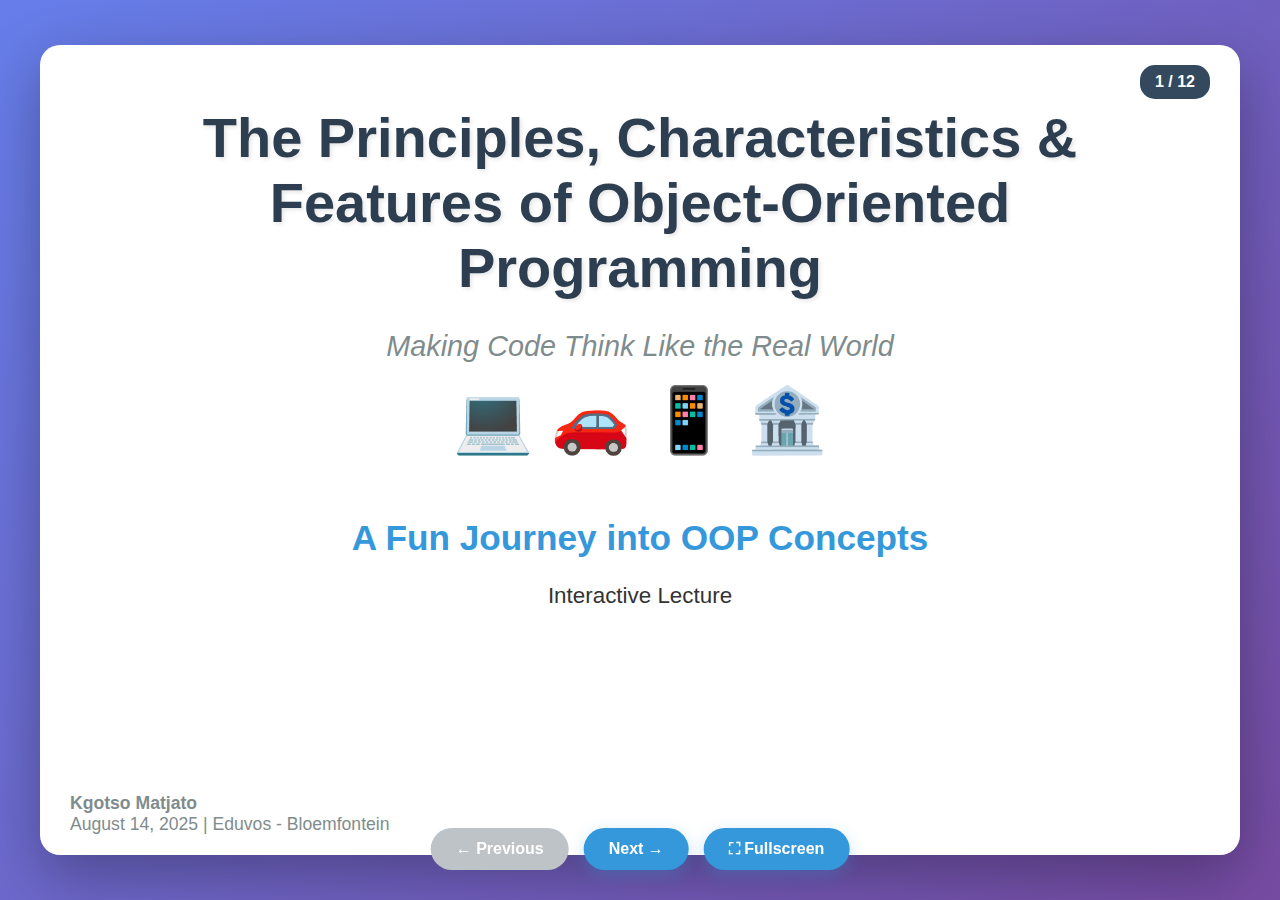
<file: oop/oop.html>
<!DOCTYPE html>
<html lang="en">
<head>
    <meta charset="UTF-8">
    <meta name="viewport" content="width=device-width, initial-scale=1.0">
    <title>OOP Principles Presentation</title>
    <style>
        * {
            margin: 0;
            padding: 0;
            box-sizing: border-box;
        }

        body {
            font-family: 'Segoe UI', Tahoma, Geneva, Verdana, sans-serif;
            background: linear-gradient(135deg, #667eea 0%, #764ba2 100%);
            color: #333;
            overflow: hidden;
        }

        .presentation-container {
            width: 100vw;
            height: 100vh;
            display: flex;
            align-items: center;
            justify-content: center;
        }

        .slide {
            width: 95%;
            max-width: 1200px;
            height: 90vh;
            background: white;
            border-radius: 20px;
            box-shadow: 0 20px 60px rgba(0,0,0,0.3);
            padding: 60px;
            display: none;
            position: relative;
            overflow-y: auto;
        }

        .slide.active {
            display: block;
            animation: slideIn 0.6s ease-out;
        }

        @keyframes slideIn {
            from { opacity: 0; transform: translateX(30px); }
            to { opacity: 1; transform: translateX(0); }
        }

        .slide h1 {
            font-size: 3.5em;
            color: #2c3e50;
            text-align: center;
            margin-bottom: 30px;
            text-shadow: 2px 2px 4px rgba(0,0,0,0.1);
        }

        .slide h2 {
            font-size: 2.8em;
            color: #3498db;
            margin-bottom: 30px;
            border-bottom: 3px solid #3498db;
            padding-bottom: 15px;
        }

        .slide h3 {
            font-size: 2.2em;
            color: #e74c3c;
            margin: 25px 0;
        }

        .subtitle {
            font-size: 1.8em;
            color: #7f8c8d;
            text-align: center;
            margin-bottom: 20px;
            font-style: italic;
        }

        .emoji-large {
            font-size: 4em;
            text-align: center;
            margin: 20px 0;
        }

        .pillars-container {
            display: grid;
            grid-template-columns: 1fr 1fr;
            gap: 30px;
            margin: 30px 0;
        }

        .pillar {
            background: linear-gradient(145deg, #ffffff, #f0f0f0);
            border-radius: 15px;
            padding: 25px;
            text-align: center;
            box-shadow: 0 10px 20px rgba(0,0,0,0.1);
            border-top: 5px solid;
            transition: transform 0.3s ease;
        }

        .pillar:hover {
            transform: translateY(-5px);
        }

        .abstraction { border-top-color: #9b59b6; }
        .encapsulation { border-top-color: #e74c3c; }
        .inheritance { border-top-color: #f39c12; }
        .polymorphism { border-top-color: #27ae60; }

        .pillar h3 {
            font-size: 1.8em;
            margin-bottom: 15px;
        }

        .code-example {
            background: #2d3748;
            color: #e2e8f0;
            padding: 25px;
            border-radius: 10px;
            font-family: 'Courier New', monospace;
            font-size: 1.1em;
            margin: 20px 0;
            border-left: 5px solid #3498db;
        }

        .real-world-example {
            background: #e8f4fd;
            border: 2px solid #3498db;
            border-radius: 10px;
            padding: 25px;
            margin: 20px 0;
            position: relative;
        }

        .real-world-example::before {
            content: "🌍 Real World";
            position: absolute;
            top: -15px;
            left: 20px;
            background: white;
            padding: 5px 15px;
            border-radius: 15px;
            font-weight: bold;
            color: #3498db;
        }

        .diagram {
            background: #f8f9fa;
            border: 2px solid #dee2e6;
            border-radius: 15px;
            padding: 30px;
            margin: 25px 0;
            text-align: center;
        }

        .class-box {
            background: white;
            border: 2px solid #3498db;
            border-radius: 10px;
            padding: 20px;
            margin: 15px;
            display: inline-block;
            box-shadow: 0 5px 15px rgba(0,0,0,0.1);
        }

        .class-title {
            font-weight: bold;
            color: #2c3e50;
            border-bottom: 2px solid #3498db;
            padding-bottom: 10px;
            margin-bottom: 15px;
            font-size: 1.2em;
        }

        .navigation {
            position: fixed;
            bottom: 30px;
            left: 50%;
            transform: translateX(-50%);
            display: flex;
            gap: 15px;
            z-index: 1000;
        }

        .nav-btn {
            background: #3498db;
            color: white;
            border: none;
            padding: 12px 25px;
            border-radius: 25px;
            cursor: pointer;
            font-size: 1em;
            font-weight: bold;
            transition: all 0.3s ease;
            box-shadow: 0 5px 15px rgba(52, 152, 219, 0.3);
        }

        .nav-btn:hover {
            background: #2980b9;
            transform: translateY(-2px);
            box-shadow: 0 8px 25px rgba(52, 152, 219, 0.4);
        }

        .nav-btn:disabled {
            background: #bdc3c7;
            cursor: not-allowed;
            transform: none;
            box-shadow: none;
        }

        .slide-counter {
            position: absolute;
            top: 20px;
            right: 30px;
            background: #34495e;
            color: white;
            padding: 8px 15px;
            border-radius: 15px;
            font-weight: bold;
        }

        .highlight {
            background: linear-gradient(120deg, #a8e6cf 0%, #dcedc1 100%);
            padding: 3px 8px;
            border-radius: 5px;
            font-weight: bold;
        }

        .interaction-prompt {
            background: linear-gradient(135deg, #ff9a9e, #fecfef);
            color: #721c24;
            padding: 20px;
            border-radius: 10px;
            margin: 20px 0;
            text-align: center;
            font-size: 1.3em;
            font-weight: bold;
        }

        .benefits-list {
            background: #d4edda;
            border-left: 5px solid #28a745;
            padding: 20px;
            margin: 20px 0;
            border-radius: 0 10px 10px 0;
        }

        .benefits-list h4 {
            color: #155724;
            margin-bottom: 15px;
            font-size: 1.3em;
        }

        .benefits-list ul {
            list-style: none;
            padding: 0;
        }

        .benefits-list li {
            margin: 8px 0;
            padding-left: 25px;
            position: relative;
        }

        .benefits-list li::before {
            content: "✓";
            color: #28a745;
            font-weight: bold;
            position: absolute;
            left: 0;
        }

        .comparison-container {
            display: grid;
            grid-template-columns: 1fr 1fr;
            gap: 20px;
            margin: 20px 0;
        }

        .comparison-box {
            padding: 20px;
            border-radius: 10px;
            text-align: center;
        }

        .is-a {
            background: #fff3cd;
            border: 2px solid #ffc107;
        }

        .has-a {
            background: #d1ecf1;
            border: 2px solid #17a2b8;
        }

        .author-info {
            position: absolute;
            bottom: 20px;
            left: 30px;
            color: #7f8c8d;
            font-size: 1.1em;
        }

        @media (max-width: 768px) {
            .slide {
                padding: 30px;
                width: 98%;
                height: 95vh;
            }
            
            .slide h1 { font-size: 2.5em; }
            .slide h2 { font-size: 2em; }
            .pillars-container { grid-template-columns: 1fr; }
            .comparison-container { grid-template-columns: 1fr; }
        }
    </style>
</head>
<body>
    <div class="presentation-container">
        <!-- Slide 1: Title -->
        <div class="slide active">
            <div class="slide-counter">1 / 12</div>
            <h1>The Principles, Characteristics & Features of Object-Oriented Programming</h1>
            <div class="subtitle">Making Code Think Like the Real World</div>
            <div class="emoji-large">💻 🚗 📱 🏦</div>
            <div style="text-align: center; margin-top: 60px;">
                <h3 style="color: #3498db;">A Fun Journey into OOP Concepts</h3>
                <p style="font-size: 1.4em; margin-top: 20px;">Interactive Lecture</p>
            </div>
            <div class="author-info">
                <strong>Kgotso Matjato</strong><br>
                August 14, 2025 | Eduvos - Bloemfontein
            </div>
        </div>

        <!-- Slide 2: Icebreaker -->
        <div class="slide">
            <div class="slide-counter">2 / 12</div>
            <h2>Quick Question! 🤔</h2>
            <div class="interaction-prompt">
                "How many of you have used a phone, car, or ATM today?"
            </div>
            <div style="text-align: center; margin: 40px 0;">
                <div style="font-size: 6em;">🙋‍♂️ 🙋‍♀️</div>
            </div>
        </div>

        <div class="slide">
            <div class="slide-counter">2/ 12</div>
            <h2>Quick Question! 🤔</h2>
            <div class="interaction-prompt">
                "How many of you have used a phone, car, or ATM today?"
            </div>
            <div style="text-align: center; margin: 40px 0;">
                <div style="font-size: 6em;">🙋‍♂️ 🙋‍♀️</div>
            </div>
            <div class="real-world-example">
                <h3>Congratulations! 🎉</h3>
                <p style="font-size: 1.4em; text-align: center;">
                    If you answered yes, you already understand OOP concepts without knowing it!
                </p>
            </div>
            <div class="diagram">
                <h3>Real World → Programming</h3>
                <div style="display: flex; justify-content: space-around; align-items: center; flex-wrap: wrap; margin-top: 30px;">
                    <div style="text-align: center;">
                        <div style="font-size: 4em;">🚗</div>
                        <p style="font-size: 1.2em; font-weight: bold;">Real Car</p>
                    </div>
                    <div style="font-size: 3em; color: #e74c3c;">→</div>
                    <div style="text-align: center;">
                        <div style="font-size: 4em;">💻</div>
                        <p style="font-size: 1.2em; font-weight: bold;">Car Object in Code</p>
                    </div>
                </div>
            </div>
        </div>

        <!-- Slide 3: What is OOP? -->
        <div class="slide">
            <div class="slide-counter">3 / 12</div>
            <h2>What is Object-Oriented Programming? 🤖</h2>
            <div class="real-world-example">
                <h3>Simple Definition:</h3>
                <p style="font-size: 1.3em;">OOP maps real-world objects into programming.</p>
            </div>
            <div class="comparison-container">
                <div class="comparison-box" style="background: #e8f4fd; border: 2px solid #3498db;">
                    <h3>🎯 Objects</h3>
                    <p>Real things we can see and touch</p>
                    <div style="margin: 15px 0;">
                        <strong>Examples:</strong><br>
                        Car, Person, Bank Account, Phone
                    </div>
                </div>
                <div class="comparison-box" style="background: #fff3cd; border: 2px solid #f39c12;">
                    <h3>📋 Classes</h3>
                    <p>Templates/Blueprints for creating objects</p>
                    <div style="margin: 15px 0;">
                        <strong>Think of it as:</strong><br>
                        Cookie cutter, House plan, Recipe
                    </div>
                </div>
            </div>
            <div class="diagram">
                <div style="display: flex; justify-content: center; align-items: center; gap: 30px; flex-wrap: wrap;">
                    <div class="class-box">
                        <div class="class-title">Car Blueprint (Class)</div>
                        <div>Color: ?</div>
                        <div>Speed: ?</div>
                        <div>Brand: ?</div>
                        <hr style="margin: 10px 0;">
                        <div>drive()</div>
                        <div>brake()</div>
                        <div>honk()</div>
                    </div>
                    <div style="font-size: 2em;">→</div>
                    <div class="class-box" style="border-color: #27ae60;">
                        <div class="class-title">My Car (Object)</div>
                        <div>Color: Red</div>
                        <div>Speed: 120km/h</div>
                        <div>Brand: Toyota</div>
                        <hr style="margin: 10px 0;">
                        <div>drive()</div>
                        <div>brake()</div>
                        <div>honk()</div>
                    </div>
                </div>
            </div>
        </div>

        <!-- Slide 4: Why Object-Oriented? -->
        <div class="slide">
            <div class="slide-counter">4 / 12</div>
            <h2>Why "Object-Oriented"? 🎯</h2>
            <div class="real-world-example">
                <p style="font-size: 1.4em; text-align: center;">
                    Because objects have <span class="highlight">state</span> (data) and <span class="highlight">behavior</span> (methods)
                </p>
            </div>
            <div class="comparison-container">
                <div class="comparison-box is-a">
                    <h3>🏷️ State (Data)</h3>
                    <p><strong>What the object HAS</strong></p>
                    <div style="margin: 15px 0; text-align: left;">
                        Car's color: Red<br>
                        Car's fuel level: 50%<br>
                        Car's speed: 80km/h<br>
                        Car's doors: 4
                    </div>
                </div>
                <div class="comparison-box has-a">
                    <h3>⚡ Behavior (Methods)</h3>
                    <p><strong>What the object CAN DO</strong></p>
                    <div style="margin: 15px 0; text-align: left;">
                        drive()<br>
                        brake()<br>
                        honk()<br>
                        refuel()
                    </div>
                </div>
            </div>
            <div class="code-example">
                <pre>
                <span style="color:#3498db;font-weight:bold;">class Car</span> {
                    <span style="color:#e67e22;">// STATE (Data/Properties)</span>
                    <span style="color:#27ae60;">String color</span> = <span style="color:#e74c3c;">"Red"</span>;
                    <span style="color:#27ae60;">int fuelLevel</span> = <span style="color:#e74c3c;">50</span>;
                    <span style="color:#27ae60;">int speed</span> = <span style="color:#e74c3c;">0</span>;
                    
                    <span style="color:#e67e22;">// BEHAVIOR (Methods/Actions)</span>
                    <span style="color:#3498db;">void drive()</span> {
                        speed += 10;
                        fuelLevel -= 2;
                        System.out.println(<span style="color:#e74c3c;">"Car is driving at "</span> + speed + <span style="color:#e74c3c;">"km/h"</span>);
                    }
                    
                    <span style="color:#3498db;">void brake()</span> {
                        speed = 0;
                        System.out.println(<span style="color:#e74c3c;">"Car has stopped"</span>);
                    }
                }
                </pre>
            </div>
        </div>

        <!-- Slide 5: Four Pillars -->
        <div class="slide">
            <div class="slide-counter">5 / 12</div>
            <h2>The Four Pillars of OOP 🏛️</h2>
            <div class="interaction-prompt">
                These are the fundamental concepts that make OOP powerful!
            </div>
            <div class="pillars-container">
                <div class="pillar abstraction">
                    <h3>🟣 Abstraction</h3>
                    <p>Hide complexity, show only what's needed</p>
                    <div style="margin-top: 15px; font-size: 3em;">🎭</div>
                </div>
                <div class="pillar encapsulation">
                    <h3>🔴 Encapsulation</h3>
                    <p>Bundle data and methods together</p>
                    <div style="margin-top: 15px; font-size: 3em;">💊</div>
                </div>
                <div class="pillar inheritance">
                    <h3>🟡 Inheritance</h3>
                    <p>Inherit properties from parent classes</p>
                    <div style="margin-top: 15px; font-size: 3em;">👨‍👩‍👧‍👦</div>
                </div>
                <div class="pillar polymorphism">
                    <h3>🟢 Polymorphism</h3>
                    <p>One action, multiple reactions</p>
                    <div style="margin-top: 15px; font-size: 3em;">🎪</div>
                </div>
            </div>
            <div style="text-align: center; margin-top: 30px; font-size: 1.2em; color: #7f8c8d;">
                <em>Let's explore each pillar in detail! 🚀</em>
            </div>
        </div>

        <!-- Slide 6: Abstraction -->
        <div class="slide">
            <div class="slide-counter">6 / 12</div>
            <h2>🟣 Abstraction - Hide the Messy Stuff</h2>
            <div class="real-world-example">
                <h3>ATM Example 🏧</h3>
                <p style="font-size: 1.2em;">You see: <strong>Withdraw Money</strong> button</p>
                <p style="font-size: 1.2em;">You don't see: Network calls, database queries, security protocols</p>
            </div>
            <div class="benefits-list">
                <h4>🎯 Benefits of Abstraction:</h4>
                <ul>
                    <li>Hide complexity and show only important things</li>
                    <li>Remove unnecessary information from objects</li>
                    <li>Keep relevant information only</li>
                    <li>Make data uniquely identified in the system</li>
                    <li>Reduce garbage properties</li>
                </ul>
            </div>
            <div class="diagram">
                <h3>User Interface vs Internal Complexity</h3>
                <div style="display: flex; justify-content: space-around; align-items: center; margin-top: 20px;">
                    <div style="text-align: center;">
                        <div style="font-size: 4em;">😊</div>
                        <p><strong>What User Sees</strong></p>
                        <p>Simple, clean interface</p>
                    </div>
                    <div style="text-align: center;">
                        <div style="font-size: 4em;">⚙️</div>
                        <p><strong>What System Does</strong></p>
                        <p>Complex operations hidden</p>
                    </div>
                </div>
            </div>
        </div>

        <!-- Slide 7: Encapsulation -->
        <div class="slide">
            <div class="slide-counter">7 / 12</div>
            <h2>🔴 Encapsulation - Bundle Everything Together</h2>
            <div class="real-world-example">
                <h3>School Bag Example 🎒</h3>
                <p style="font-size: 1.2em;">All your school items (pens, books, calculator) are bundled together in one bag with a zipper for privacy!</p>
            </div>
            <div class="comparison-container">
                <div class="comparison-box" style="background: #ffebee; border: 2px solid #e74c3c;">
                    <h3>🔒 Private</h3>
                    <p><strong>Info you don't want people to see</strong></p>
                    <div style="margin-top: 10px;">
                        Bank account balance<br>
                        Personal phone number<br>
                        Internal calculations
                    </div>
                </div>
                <div class="comparison-box" style="background: #e8f5e8; border: 2px solid #4caf50;">
                    <h3>🌐 Public</h3>
                    <p><strong>Info you allow people to see</strong></p>
                    <div style="margin-top: 10px;">
                        Your name<br>
                        Public methods<br>
                        Available services
                    </div>
                </div>
            </div>
            <div class="code-example">
                <pre>
                <span style="color:#3498db;font-weight:bold;">class BankAccount</span> {
                    <span style="color:#e67e22;">// Private fields (Encapsulated)</span>
                    <span style="color:#27ae60;">private double balance;</span>
                    <span style="color:#27ae60;">private String accountNumber;</span>
                    
                    <span style="color:#e67e22;">// Public method to deposit money</span>
                    <span style="color:#3498db;">public void deposit(double amount)</span> {
                        if (amount > 0) {
                            balance += amount;
                            System.out.println(<span style="color:#e74c3c;">"Deposited: $"</span> + amount);
                        }
                    }
                    
                    <span style="color:#e67e22;">// Public method to access balance (controlled)</span>
                    <span style="color:#3498db;">public double getBalance()</span> {
                        return balance;
                    }
                }
                </pre>
            </div>
        </div>

        <!-- Slide 8: Inheritance -->
        <div class="slide">
            <div class="slide-counter">8 / 12</div>
            <h2>🟡 Inheritance (IS-A) - Family Traits</h2>
            <div class="real-world-example">
                <h3>Just Like Family! 👨‍👩‍👧‍👦</h3>
                <p style="font-size: 1.2em;">Children inherit traits from parents (eye color, height) but also have their own unique features!</p>
            </div>
            <div class="diagram">
                <h3>Bank Account Hierarchy</h3>
                <div style="display: flex; flex-direction: column; align-items: center; margin: 20px 0;">
                    <div class="class-box">
                        <div class="class-title">Bank Account (Parent)</div>
                        <div>accountNumber</div>
                        <div>balance</div>
                        <div>customerName</div>
                        <hr style="margin: 10px 0;">
                        <div>deposit()</div>
                        <div>withdraw()</div>
                        <div>getBalance()</div>
                    </div>
                    <div style="margin: 20px 0; font-size: 2em;">⬇️</div>
                    <div style="display: flex; gap: 30px; flex-wrap: wrap; justify-content: center;">
                        <div class="class-box" style="border-color: #f39c12;">
                            <div class="class-title">Business Account</div>
                            <div>+ companyName</div>
                            <div>+ creditLimit</div>
                            <hr style="margin: 10px 0;">
                            <div>+ applyCreditLimit()</div>
                            <div>+ generateReport()</div>
                        </div>
                        <div class="class-box" style="border-color: #27ae60;">
                            <div class="class-title">Personal Account</div>
                            <div>+ personalID</div>
                            <div>+ overdraftLimit</div>
                            <hr style="margin: 10px 0;">
                            <div>+ applyOverdraft()</div>
                            <div>+ sendStatement()</div>
                        </div>
                    </div>
                </div>
            </div>
            <div class="benefits-list">
                <h4>✨ Benefits:</h4>
                <ul>
                    <li>Code reusability - write once, use multiple times</li>
                    <li>Common behaviors in parent class</li>
                    <li>Unique behaviors in child classes</li>
                </ul>
            </div>
        </div>

        <!-- Slide 9: Composition -->
        <div class="slide">
            <div class="slide-counter">9 / 12</div>
            <h2>🔧 Composition (HAS-A) - Building with Parts</h2>
            <div class="real-world-example">
                <h3>Car HAS-A Engine 🚗⚙️</h3>
                <p style="font-size: 1.2em;">A car is not an engine (IS-A), but a car HAS-A engine (composition)!</p>
            </div>
            <div class="comparison-container">
                <div class="comparison-box is-a">
                    <h3>🏷️ IS-A (Inheritance)</h3>
                    <p><strong>Relationship:</strong> Child IS-A Parent</p>
                    <div style="margin-top: 10px;">
                        Car IS-A Vehicle<br>
                        Dog IS-A Animal<br>
                        Circle IS-A Shape
                    </div>
                </div>
                <div class="comparison-box has-a">
                    <h3>🔩 HAS-A (Composition)</h3>
                    <p><strong>Relationship:</strong> Object HAS-A Component</p>
                    <div style="margin-top: 10px;">
                        Car HAS-A Engine<br>
                        House HAS-A Door<br>
                        Phone HAS-A Battery
                    </div>
                </div>
            </div>
            <div class="code-example">
                <pre>
                <span style="color:#3498db;font-weight:bold;">class Engine</span> {
                    <span style="color:#e67e22;">// Private fields (Encapsulated)</span>
                    <span style="color:#27ae60;">private String type;</span>
                    <span style="color:#27ae60;">private int horsepower;</span>
                    
                    <span style="color:#e67e22;">// Public method to start engine</span>
                    <span style="color:#3498db;">void start()</span> {
                        System.out.println(<span style="color:#e74c3c;">"Engine started!"</span>);
                    }
                }

                <span style="color:#3498db;font-weight:bold;">class Car</span> {
                    <span style="color:#e67e22;">// Car HAS-A Engine (Composition)</span>
                    <span style="color:#27ae60;">private Engine engine;</span>
                    <span style="color:#27ae60;">private String brand;</span>
                    
                    <span style="color:#e67e22;">// Constructor initializes Engine</span>
                    <span style="color:#3498db;">Car()</span> {
                        engine = new Engine();
                    }
                    
                    <span style="color:#e67e22;">// Public method to start car</span>
                    <span style="color:#3498db;">void startCar()</span> {
                        engine.start();
                        System.out.println(<span style="color:#e74c3c;">"Car is ready to drive!"</span>);
                    }
                }
                </pre>
            </div>
        </div>

        <!-- Slide 10: Polymorphism -->
        <div class="slide">
            <div class="slide-counter">10 / 12</div>
            <h2>🟢 Polymorphism - One Action, Multiple Reactions</h2>
            <div class="real-world-example">
                <h3>Comedy Movie Example 🎬</h3>
                <p style="font-size: 1.2em;"><strong>One Action:</strong> Watching a comedy movie</p>
                <p style="font-size: 1.2em;"><strong>Multiple Reactions:</strong> Some people laugh 😂, others cry 😭, some do both!</p>
            </div>
            <div class="comparison-container">
                <div class="comparison-box" style="background: #fff3cd; border: 2px solid #ffc107;">
                    <h3>📚 Method Overloading</h3>
                    <p>Same method name, different parameters</p>
                    <div style="margin-top: 10px; font-size: 0.9em;">
                        area()<br>
                        area(radius)<br>
                        area(length, width)
                    </div>
                </div>
                <div class="comparison-box" style="background: #d1ecf1; border: 2px solid #17a2b8;">
                    <h3>🔄 Method Overriding</h3>
                    <p>Child class redefines parent method</p>
                    <div style="margin-top: 10px; font-size: 0.9em;">
                        Vehicle.move()<br>
                        Car.move() - different implementation<br>
                        Plane.move() - different implementation
                    </div>
                </div>
            </div>
            <div class="code-example">
                <pre>
                <span style="color:#e67e22;">// Method Overloading Example</span>
                <span style="color:#3498db;font-weight:bold;">class Calculator</span> {<br>
                &nbsp;&nbsp;<span style="color:#e67e22;">// Add two integers</span><br>
                &nbsp;&nbsp;<span style="color:#3498db;">int add(int a, int b)</span> {<br>
                &nbsp;&nbsp;&nbsp;&nbsp;return a + b;<br>
                &nbsp;&nbsp;}<br>
                &nbsp;&nbsp;<span style="color:#e67e22;">// Add two doubles</span><br>
                &nbsp;&nbsp;<span style="color:#3498db;">double add(double a, double b)</span> {<br>
                &nbsp;&nbsp;&nbsp;&nbsp;return a + b;<br>
                &nbsp;&nbsp;}<br>
                &nbsp;&nbsp;<span style="color:#e67e22;">// Add three integers</span><br>
                &nbsp;&nbsp;<span style="color:#3498db;">int add(int a, int b, int c)</span> {<br>
                &nbsp;&nbsp;&nbsp;&nbsp;return a + b + c;<br>
                &nbsp;&nbsp;}<br>
                }<br><br>

                <span style="color:#e67e22;">// Method Overriding Example</span><br>
                <span style="color:#3498db;font-weight:bold;">class Animal</span> {<br>
                &nbsp;&nbsp;<span style="color:#e67e22;">// Parent method</span><br>
                &nbsp;&nbsp;<span style="color:#3498db;">void makeSound()</span> {<br>
                &nbsp;&nbsp;&nbsp;&nbsp;System.out.println(<span style="color:#e74c3c;">"Some sound"</span>);<br>
                &nbsp;&nbsp;}<br>
                }<br><br>

                <span style="color:#3498db;font-weight:bold;">class Dog</span> <span style="color:#e67e22;">extends Animal</span> {<br>
                &nbsp;&nbsp;<span style="color:#e67e22;">// Overridden method</span><br>
                &nbsp;&nbsp;<span style="color:#3498db;">void makeSound()</span> {<br>
                &nbsp;&nbsp;&nbsp;&nbsp;System.out.println(<span style="color:#e74c3c;">"Woof!"</span>);<br>
                &nbsp;&nbsp;}<br>
                }<br><br>

                <span style="color:#3498db;font-weight:bold;">class Cat</span> <span style="color:#e67e22;">extends Animal</span> {<br>
                &nbsp;&nbsp;<span style="color:#e67e22;">// Overridden method</span><br>
                &nbsp;&nbsp;<span style="color:#3498db;">void makeSound()</span> {<br>
                &nbsp;&nbsp;&nbsp;&nbsp;System.out.println(<span style="color:#e74c3c;">"Meow!"</span>);<br>
                &nbsp;&nbsp;}<br>
                }
                </pre>
            </div>
        </div>

        <!-- Slide 11: Summary -->
        <div class="slide">
            <div class="slide-counter">11 / 12</div>
            <h2>🎯 Summary & Key Takeaways</h2>
            <div class="pillars-container">
                <div class="pillar abstraction">
                    <h3>🎭 Abstraction</h3>
                    <p>Hide complexity, show essentials</p>
                    <div style="font-size: 0.9em; margin-top: 10px;">ATM interface vs internal operations</div>
                </div>
                <div class="pillar encapsulation">
                    <h3>📦 Encapsulation</h3>
                    <p>Bundle data + behavior, control access</p>
                    <div style="font-size: 0.9em; margin-top: 10px;">Private fields, public methods</div>
                </div>
                <div class="pillar inheritance">
                    <h3>👨‍👩‍👧‍👦 Inheritance</h3>
                    <p>Code reusability through parent-child</p>
                    <div style="font-size: 0.9em; margin-top: 10px;">IS-A relationship</div>
                </div>
                <div class="pillar polymorphism">
                    <h3>🎪 Polymorphism</h3>
                    <p>One interface, multiple implementations</p>
                    <div style="font-size: 0.9em; margin-top: 10px;">Overloading + Overriding</div>
                </div>
            </div>
            
            <div class="benefits-list">
                <h4>🚀 Why These Concepts Matter:</h4>
                <ul>
                    <li><strong>Code Reusability:</strong> Write once, use many times</li>
                    <li><strong>Maintainability:</strong> Easy to update and fix</li>
                    <li><strong>Scalability:</strong> Easy to add new features</li>
                    <li><strong>Real-world Modeling:</strong> Code mirrors reality</li>
                    <li><strong>Team Collaboration:</strong> Clear, organized structure</li>
                </ul>
            </div>
            
            <div class="interaction-prompt">
                💡 Remember: Think in real-world analogies - it makes OOP concepts stick!
            </div>
        </div>

        <!-- Slide 12: Closing -->
        <div class="slide">
            <div class="slide-counter">12 / 12</div>
            <h2>🌟 OOP: More Than Just Code</h2>
            <div style="text-align: center; margin: 40px 0;">
                <div style="font-size: 4em; margin-bottom: 20px;">🧠💡</div>
                <h3 style="color: #e74c3c; font-size: 2.5em;">"OOP isn't just a coding concept — it's how we think."</h3>
            </div>
            
            <div class="real-world-example">
                <h3>🎯 What We've Learned Today:</h3>
                <div style="display: grid; grid-template-columns: 1fr 1fr; gap: 20px; margin-top: 20px;">
                    <div>
                        <strong>✨ Core Concepts:</strong>
                        <ul style="margin-top: 10px;">
                            <li>Objects & Classes</li>
                            <li>Four Pillars of OOP</li>
                            <li>Real-world analogies</li>
                            <li>Practical applications</li>
                        </ul>
                    </div>
                    <div>
                        <strong>🛠️ Practical Skills:</strong>
                        <ul style="margin-top: 10px;">
                            <li>Method overloading/overriding</li>
                            <li>IS-A vs HAS-A relationships</li>
                            <li>Access control (public/private)</li>
                            <li>Code organization</li>
                        </ul>
                    </div>
                </div>
            </div>
            
            <div class="benefits-list">
                <h4>🎓 Next Steps for Students:</h4>
                <ul>
                    <li>Practice with simple real-world examples</li>
                    <li>Start with familiar objects (Car, Phone, BankAccount)</li>
                    <li>Focus on one pillar at a time</li>
                    <li>Build small projects that combine all concepts</li>
                    <li>Remember: Every expert was once a beginner!</li>
                </ul>
            </div>
            
            <div class="interaction-prompt" style="margin-top: 40px;">
                🙋‍♂️ Questions & Discussion Time! 🙋‍♀️
            </div>
            
            <div style="text-align: center; margin-top: 40px; font-size: 1.2em;">
                <strong>Thank you for your attention!</strong><br>
                <em style="color: #7f8c8d;">Let's make OOP concepts come alive in your programming journey!</em>
            </div>
        </div>
    </div>

    <div class="navigation">
        <button class="nav-btn" id="prevBtn" onclick="changeSlide(-1)">← Previous</button>
        <button class="nav-btn" id="nextBtn" onclick="changeSlide(1)">Next →</button>
        <button class="nav-btn" onclick="toggleFullScreen()">⛶ Fullscreen</button>
    </div>

    <script>
        let currentSlide = 0;
        const slides = document.querySelectorAll('.slide');
        const totalSlides = slides.length;

        function showSlide(n) {
            slides.forEach(slide => slide.classList.remove('active'));
            
            if (n >= totalSlides) currentSlide = 0;
            if (n < 0) currentSlide = totalSlides - 1;
            
            slides[currentSlide].classList.add('active');
            
            // Update navigation buttons
            document.getElementById('prevBtn').disabled = currentSlide === 0;
            document.getElementById('nextBtn').disabled = currentSlide === totalSlides - 1;
        }

        function changeSlide(direction) {
            currentSlide += direction;
            showSlide(currentSlide);
        }

        function toggleFullScreen() {
            if (!document.fullscreenElement) {
                document.documentElement.requestFullscreen();
            } else {
                document.exitFullscreen();
            }
        }

        // Keyboard navigation
        document.addEventListener('keydown', function(event) {
            switch(event.key) {
                case 'ArrowRight':
                case ' ':
                    if (currentSlide < totalSlides - 1) changeSlide(1);
                    break;
                case 'ArrowLeft':
                    if (currentSlide > 0) changeSlide(-1);
                    break;
                case 'f':
                case 'F':
                    toggleFullScreen();
                    break;
                case 'Home':
                    currentSlide = 0;
                    showSlide(currentSlide);
                    break;
                case 'End':
                    currentSlide = totalSlides - 1;
                    showSlide(currentSlide);
                    break;
            }
        });

        // Initialize
        showSlide(currentSlide);
    </script>
</body>
</html>
</file>
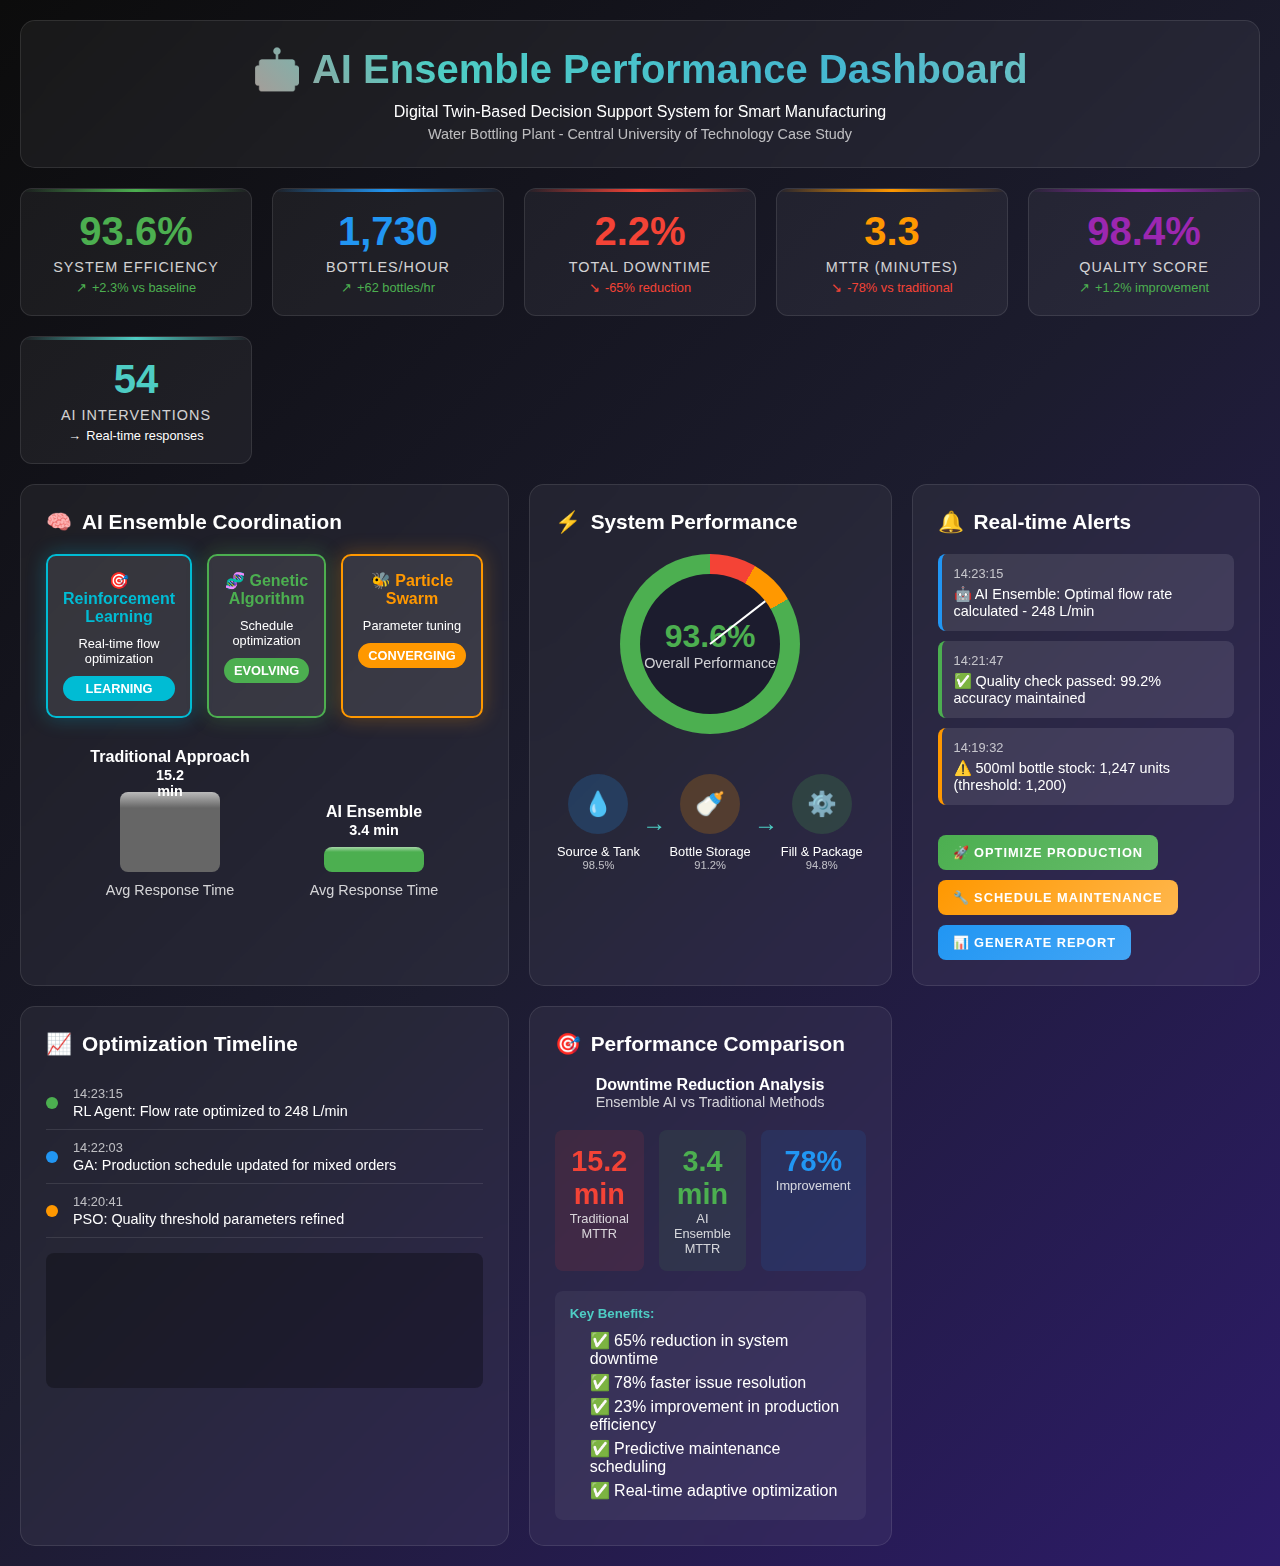
<file: simulations/ai_ensemble_performence_dashboard/ai_ensemble_performence.html>
<!-- 
  This dashboard provides an overview of the AI ensemble's performance in optimizing the water bottling process.
  Key performance indicators (KPIs) are displayed to give insights into system efficiency, throughput, downtime, and more.
  The AI techniques employed include reinforcement learning and genetic algorithms for real-time optimization and scheduling.

  3. AI Ensemble Performance Dashboard
    Comprehensive real-time monitoring system featuring:

    KPI metrics - efficiency, throughput, downtime, quality scores
    AI technique coordination - RL, GA, and PSO status monitoring
    Performance comparison - 78% improvement in MTTR vs traditional methods
    Real-time alerts and optimization timeline
    Production flow visualization with live status indicators
-->

<!DOCTYPE html>
<html lang="en">
<head>
    <meta charset="UTF-8">
    <meta name="viewport" content="width=device-width, initial-scale=1.0">
    <title>AI Ensemble Performance Dashboard</title>
    <link rel="stylesheet" href="styles.css">
</head>
<body>
    <div class="dashboard">
        <div class="header">
            <h1>🤖 AI Ensemble Performance Dashboard</h1>
            <p>Digital Twin-Based Decision Support System for Smart Manufacturing</p>
            <p style="font-size: 0.9em; opacity: 0.7; margin-top: 5px;">Water Bottling Plant - Central University of Technology Case Study</p>
        </div>

        <div class="kpi-grid">
            <div class="kpi-card" style="--accent-color: #4CAF50; --accent-color-rgb: 76, 175, 80;">
                <div class="kpi-value" id="system-efficiency">94.7%</div>
                <div class="kpi-label">System Efficiency</div>
                <div class="kpi-trend trend-up">
                    <span>↗</span> +2.3% vs baseline
                </div>
            </div>

            <div class="kpi-card" style="--accent-color: #2196F3; --accent-color-rgb: 33, 150, 243;">
                <div class="kpi-value" id="throughput">1,742</div>
                <div class="kpi-label">Bottles/Hour</div>
                <div class="kpi-trend trend-up">
                    <span>↗</span> +62 bottles/hr
                </div>
            </div>

            <div class="kpi-card" style="--accent-color: #f44336; --accent-color-rgb: 244, 67, 54;">
                <div class="kpi-value" id="downtime">2.1%</div>
                <div class="kpi-label">Total Downtime</div>
                <div class="kpi-trend trend-down">
                    <span>↘</span> -65% reduction
                </div>
            </div>

            <div class="kpi-card" style="--accent-color: #FF9800; --accent-color-rgb: 255, 152, 0;">
                <div class="kpi-value" id="mttr">3.4</div>
                <div class="kpi-label">MTTR (Minutes)</div>
                <div class="kpi-trend trend-down">
                    <span>↘</span> -78% vs traditional
                </div>
            </div>

            <div class="kpi-card" style="--accent-color: #9C27B0; --accent-color-rgb: 156, 39, 176;">
                <div class="kpi-value" id="quality-score">98.9%</div>
                <div class="kpi-label">Quality Score</div>
                <div class="kpi-trend trend-up">
                    <span>↗</span> +1.2% improvement
                </div>
            </div>

            <div class="kpi-card" style="--accent-color: #4ecdc4; --accent-color-rgb: 78, 205, 196;">
                <div class="kpi-value" id="ai-interventions">47</div>
                <div class="kpi-label">AI Interventions</div>
                <div class="kpi-trend">
                    <span>→</span> Real-time responses
                </div>
            </div>
        </div>

        <div class="card">
            <div class="card-title">
                <span>🧠</span> AI Ensemble Coordination
            </div>
            <div class="ai-ensemble">
                <div class="ai-technique active" style="--technique-color: #00BCD4; --technique-color-rgb: 0, 188, 212;">
                    <h4>🎯 Reinforcement Learning</h4>
                    <p style="font-size: 0.8em;">Real-time flow optimization</p>
                    <div class="technique-status" id="rl-technique-status">OPTIMIZING</div>
                </div>
                
                <div class="ai-technique active" style="--technique-color: #4CAF50; --technique-color-rgb: 76, 175, 80;">
                    <h4>🧬 Genetic Algorithm</h4>
                    <p style="font-size: 0.8em;">Schedule optimization</p>
                    <div class="technique-status" id="ga-technique-status">EVOLVING</div>
                </div>
                
                <div class="ai-technique active" style="--technique-color: #FF9800; --technique-color-rgb: 255, 152, 0;">
                    <h4>🐝 Particle Swarm</h4>
                    <p style="font-size: 0.8em;">Parameter tuning</p>
                    <div class="technique-status" id="pso-technique-status">CONVERGING</div>
                </div>
            </div>

            <div class="comparison-chart" style="display: flex; justify-content: center; gap: 60px; align-items: flex-end; margin-top: 30px;">
                <div class="chart-section" style="text-align: center;">
                    <h4 style="margin-bottom: 8px;">Traditional Approach</h4><br>
                    <div class="chart-bar" style="--bar-color: #666; --bar-color-rgb: 102, 102, 102; height: 80px; width: 100px; display: flex; align-items: flex-end; justify-content: center; border-radius: 8px; background: linear-gradient(to top, #666 80%, #bbb 100%); margin: 0 auto;">
                        <div class="chart-value" style="font-weight: bold; color: #fff; margin-bottom: 8px;">15.2 min</div>
                    </div>
                    <div class="chart-label" style="margin-top: 10px;">Avg Response Time</div>
                </div>
                
                <div class="chart-section" style="text-align: center;">
                    <h4 style="margin-bottom: 8px;">AI Ensemble</h4><br>
                    <div class="chart-bar" style="--bar-color: #4CAF50; --bar-color-rgb: 76, 175, 80; height: 25px; width: 100px; display: flex; align-items: flex-end; justify-content: center; border-radius: 8px; background: linear-gradient(to top, #4CAF50 80%, #a5d6a7 100%); margin: 0 auto;">
                        <div class="chart-value" style="font-weight: bold; color: #fff; margin-bottom: 8px;">3.4 min</div>
                    </div>
                    <div class="chart-label" style="margin-top: 10px;">Avg Response Time</div>
                </div>
            </div>
        </div>

        <div class="card">
            <div class="card-title">
                <span>⚡</span> System Performance
            </div>
            <div class="performance-meter">
                <div class="meter-background">
                    <div class="meter-inner">
                        <div class="meter-value" id="overall-performance">94.7%</div>
                        <div class="meter-label">Overall Performance</div>
                    </div>
                    <div class="meter-needle" style="--needle-angle: 135deg;"></div>
                </div>
            </div>

            <div class="production-flow">
                <div class="flow-stage">
                    <div class="flow-icon active" style="background: rgba(33, 150, 243, 0.2); color: #2196F3;">💧</div>
                    <div style="font-size: 0.8em;">Source & Tank</div>
                    <div style="font-size: 0.7em; opacity: 0.7;">98.5%</div>
                </div>
                
                <div class="flow-arrow">→</div>
                
                <div class="flow-stage">
                    <div class="flow-icon active" style="background: rgba(255, 152, 0, 0.2); color: #FF9800;">🍼</div>
                    <div style="font-size: 0.8em;">Bottle Storage</div>
                    <div style="font-size: 0.7em; opacity: 0.7;">91.2%</div>
                </div>
                
                <div class="flow-arrow">→</div>
                
                <div class="flow-stage">
                    <div class="flow-icon active" style="background: rgba(76, 175, 80, 0.2); color: #4CAF50;">⚙️</div>
                    <div style="font-size: 0.8em;">Fill & Package</div>
                    <div style="font-size: 0.7em; opacity: 0.7;">94.8%</div>
                </div>
            </div>
        </div>

        <div class="card">
            <div class="card-title">
                <span>🔔</span> Real-time Alerts
            </div>
            <div class="alert-panel" id="alert-panel">
                <div class="alert-item info">
                    <div class="alert-time">14:23:15</div>
                    <div class="alert-message">🤖 AI Ensemble: Optimal flow rate calculated - 248 L/min</div>
                </div>
                <div class="alert-item success">
                    <div class="alert-time">14:21:47</div>
                    <div class="alert-message">✅ Quality check passed: 99.2% accuracy maintained</div>
                </div>
                <div class="alert-item warning">
                    <div class="alert-time">14:19:32</div>
                    <div class="alert-message">⚠️ 500ml bottle stock: 1,247 units (threshold: 1,200)</div>
                </div>
            </div>

            <div class="control-buttons">
                <button class="btn btn-primary" onclick="optimizeProduction()">🚀 Optimize Production</button>
                <button class="btn btn-warning" onclick="schedulePreventiveMaintenance()">🔧 Schedule Maintenance</button>
                <button class="btn btn-info" onclick="generateReport()">📊 Generate Report</button>
            </div>
        </div>

        <div class="card">
            <div class="card-title">
                <span>📈</span> Optimization Timeline
            </div>
            <div class="optimization-timeline" id="optimization-timeline">
                <div class="timeline-item">
                    <div class="timeline-dot" style="background: #4CAF50;"></div>
                    <div class="timeline-content">
                        <div class="timeline-time">14:23:15</div>
                        <div class="timeline-action">RL Agent: Flow rate optimized to 248 L/min</div>
                    </div>
                </div>
                <div class="timeline-item">
                    <div class="timeline-dot" style="background: #2196F3;"></div>
                    <div class="timeline-content">
                        <div class="timeline-time">14:22:03</div>
                        <div class="timeline-action">GA: Production schedule updated for mixed orders</div>
                    </div>
                </div>
                <div class="timeline-item">
                    <div class="timeline-dot" style="background: #FF9800;"></div>
                    <div class="timeline-content">
                        <div class="timeline-time">14:20:41</div>
                        <div class="timeline-action">PSO: Quality threshold parameters refined</div>
                    </div>
                </div>
            </div>

            <div class="data-stream" id="data-stream">
                <div class="data-line">[14:23:15] RL_AGENT: reward=0.847, action=reduce_flow_rate, state=optimal</div>
                <div class="data-line">[14:23:12] GA_OPTIMIZER: generation=47, fitness=0.923, mutation_rate=0.05</div>
                <div class="data-line">[14:23:08] PSO_SWARM: iteration=156, gbest=0.891, convergence=0.98</div>
            </div>
        </div>

        <div class="card">
            <div class="card-title">
                <span>🎯</span> Performance Comparison
            </div>
            <div style="text-align: center; margin-bottom: 20px;">
                <h4>Downtime Reduction Analysis</h4>
                <p style="font-size: 0.9em; opacity: 0.8;">Ensemble AI vs Traditional Methods</p>
            </div>

            <div style="display: grid; grid-template-columns: 1fr 1fr 1fr; gap: 15px; margin-bottom: 20px;">
                <div style="text-align: center; padding: 15px; background: rgba(244, 67, 54, 0.1); border-radius: 8px;">
                    <div style="font-size: 1.8em; font-weight: bold; color: #f44336;">15.2 min</div>
                    <div style="font-size: 0.8em; opacity: 0.8;">Traditional MTTR</div>
                </div>
                <div style="text-align: center; padding: 15px; background: rgba(76, 175, 80, 0.1); border-radius: 8px;">
                    <div style="font-size: 1.8em; font-weight: bold; color: #4CAF50;">3.4 min</div>
                    <div style="font-size: 0.8em; opacity: 0.8;">AI Ensemble MTTR</div>
                </div>
                <div style="text-align: center; padding: 15px; background: rgba(33, 150, 243, 0.1); border-radius: 8px;">
                    <div style="font-size: 1.8em; font-weight: bold; color: #2196F3;">78%</div>
                    <div style="font-size: 0.8em; opacity: 0.8;">Improvement</div>
                </div>
            </div>

            <div style="background: rgba(255, 255, 255, 0.05); border-radius: 8px; padding: 15px;">
                <h5 style="margin-bottom: 10px; color: #4ecdc4;">Key Benefits:</h5>
                <ul style="list-style: none; padding: 0;">
                    <li style="margin: 5px 0; padding-left: 20px;">✅ 65% reduction in system downtime</li>
                    <li style="margin: 5px 0; padding-left: 20px;">✅ 78% faster issue resolution</li>
                    <li style="margin: 5px 0; padding-left: 20px;">✅ 23% improvement in production efficiency</li>
                    <li style="margin: 5px 0; padding-left: 20px;">✅ Predictive maintenance scheduling</li>
                    <li style="margin: 5px 0; padding-left: 20px;">✅ Real-time adaptive optimization</li>
                </ul>
            </div>
        </div>
    </div>

    <script src="script.js"></script>
</body>
</html>
</file>
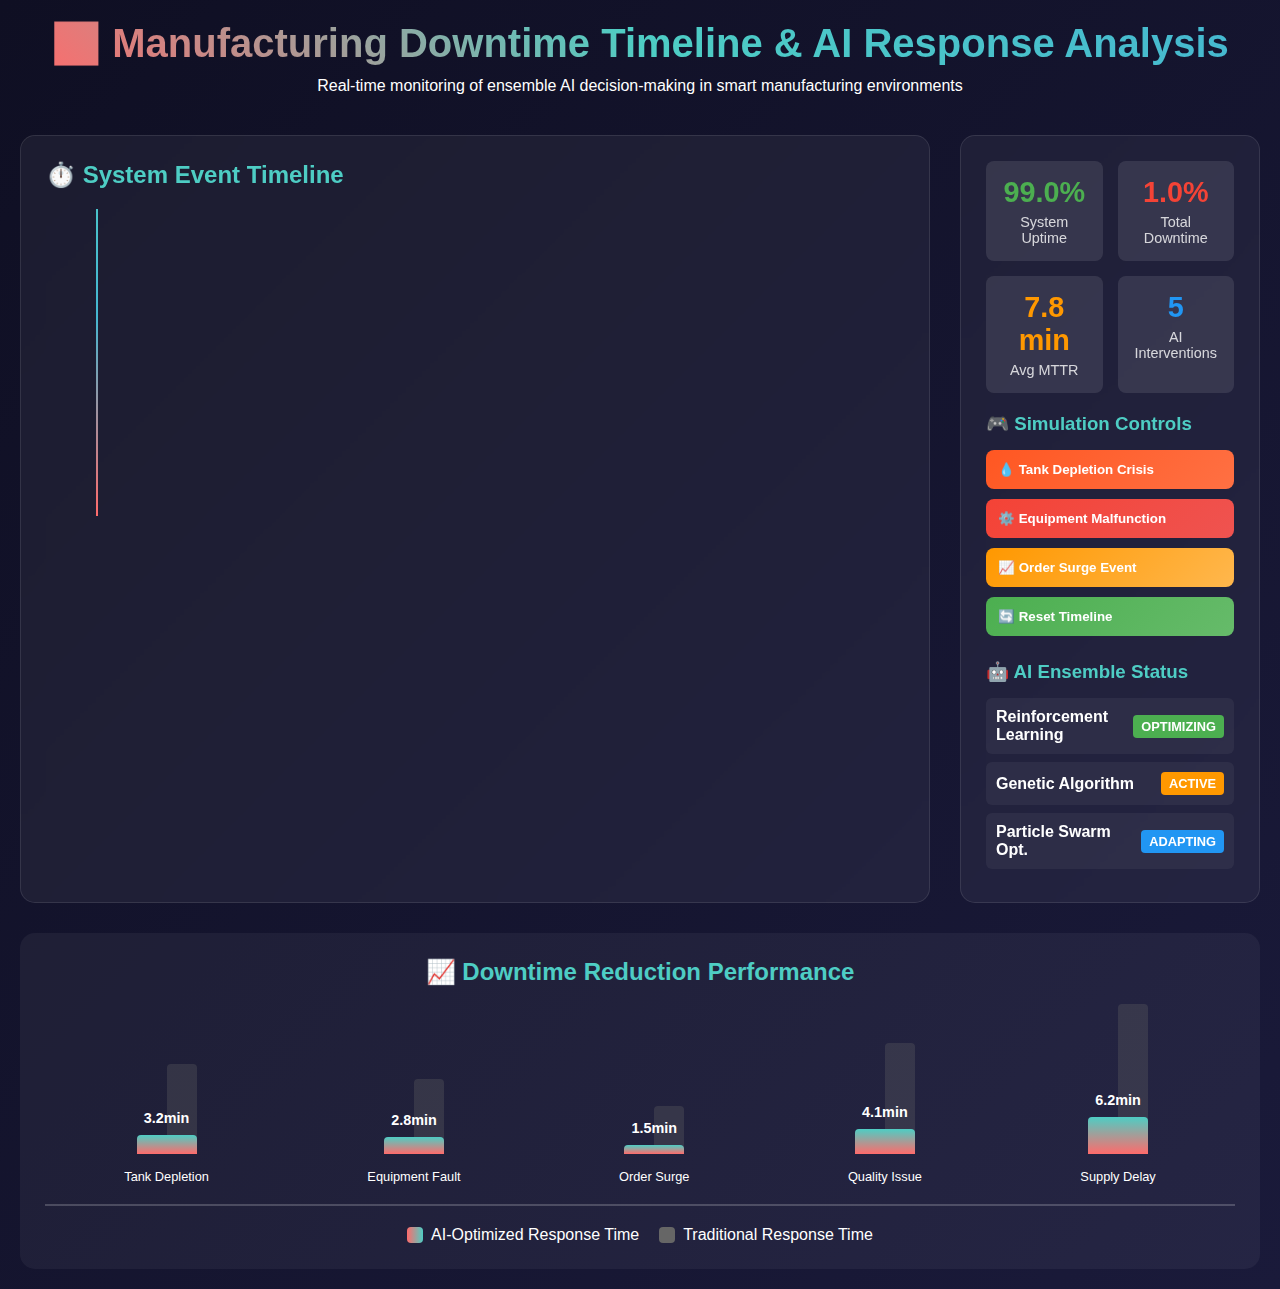
<file: simulations/downtime_timeline_visualization/manufacturing_downtime_timeline.html>
<!-- 
 
    Manufacturing Downtime Timeline Visualization
    This HTML file visualizes manufacturing downtime events and AI response strategies.

    It includes a timeline of system events, real-time metrics, and AI intervention controls.
    The design is responsive and uses modern CSS for styling.

    2. Downtime Timeline Visualization
    Demonstrates how your ensemble AI system responds to manufacturing challenges:

    Event timeline showing system status changes over time
    AI response analysis for each manufacturing event
    Performance metrics showing uptime, MTTR, and intervention counts
    Simulation controls for testing tank depletion, equipment faults, and order surges
    Comparative performance charts showing AI vs traditional response times

-->


<!DOCTYPE html>
<html lang="en">
<head>
    <meta charset="UTF-8">
    <meta name="viewport" content="width=device-width, initial-scale=1.0">
    <title>Downtime Timeline & AI Response Analysis</title>
    <link rel="stylesheet" href="styles.css">
</head>
<body>
    <div class="container">
        <div class="header">
            <h1>📊 Manufacturing Downtime Timeline & AI Response Analysis</h1>
            <p>Real-time monitoring of ensemble AI decision-making in smart manufacturing environments</p>
        </div>

        <div class="dashboard">
            <div class="timeline-container">
                <h2 style="margin-bottom: 20px; color: #4ecdc4;">⏱️ System Event Timeline</h2>
                <div class="timeline" id="timeline">
                    <!-- Timeline events will be populated by JavaScript -->
                </div>
            </div>

            <div class="controls-panel">
                <div class="metrics-grid">
                    <div class="metric-box">
                        <div class="metric-value" style="color: #4CAF50;" id="uptime-metric">97.3%</div>
                        <div class="metric-label">System Uptime</div>
                    </div>
                    <div class="metric-box">
                        <div class="metric-value" style="color: #f44336;" id="downtime-metric">2.7%</div>
                        <div class="metric-label">Total Downtime</div>
                    </div>
                    <div class="metric-box">
                        <div class="metric-value" style="color: #FF9800;" id="mttr-metric">4.2 min</div>
                        <div class="metric-label">Avg MTTR</div>
                    </div>
                    <div class="metric-box">
                        <div class="metric-value" style="color: #2196F3;" id="interventions-metric">23</div>
                        <div class="metric-label">AI Interventions</div>
                    </div>
                </div>

                <div class="control-section">
                    <h3>🎮 Simulation Controls</h3>
                    <button class="scenario-btn tank-depletion" onclick="simulateScenario('tank')">
                        💧 Tank Depletion Crisis
                    </button>
                    <button class="scenario-btn equipment-fault" onclick="simulateScenario('equipment')">
                        ⚙️ Equipment Malfunction
                    </button>
                    <button class="scenario-btn order-surge" onclick="simulateScenario('surge')">
                        📈 Order Surge Event
                    </button>
                    <button class="scenario-btn reset" onclick="resetTimeline()">
                        🔄 Reset Timeline
                    </button>
                </div>

                <div class="ai-technique-status">
                    <h3 style="color: #4ecdc4; margin-bottom: 15px;">🤖 AI Ensemble Status</h3>
                    <div class="technique">
                        <span class="technique-name">Reinforcement Learning</span>
                        <span class="technique-status status-active" id="rl-status">ACTIVE</span>
                    </div>
                    <div class="technique">
                        <span class="technique-name">Genetic Algorithm</span>
                        <span class="technique-status status-optimizing" id="ga-status">OPTIMIZING</span>
                    </div>
                    <div class="technique">
                        <span class="technique-name">Particle Swarm Opt.</span>
                        <span class="technique-status status-learning" id="pso-status">LEARNING</span>
                    </div>
                </div>
            </div>
        </div>

        <div class="performance-chart">
            <h2 style="margin-bottom: 20px; color: #4ecdc4; text-align: center;">📈 Downtime Reduction Performance</h2>
            <div class="chart-container" id="chart-container">
                <!-- Chart bars will be populated by JavaScript -->
            </div>
            <div class="legend">
                <div class="legend-item">
                    <div class="legend-color" style="background: linear-gradient(to right, #ff6b6b, #4ecdc4);"></div>
                    <span>AI-Optimized Response Time</span>
                </div>
                <div class="legend-item">
                    <div class="legend-color" style="background: #666;"></div>
                    <span>Traditional Response Time</span>
                </div>
            </div>
        </div>
    </div>

    <script src="script.js"></script>
</body>
</html>
</file>
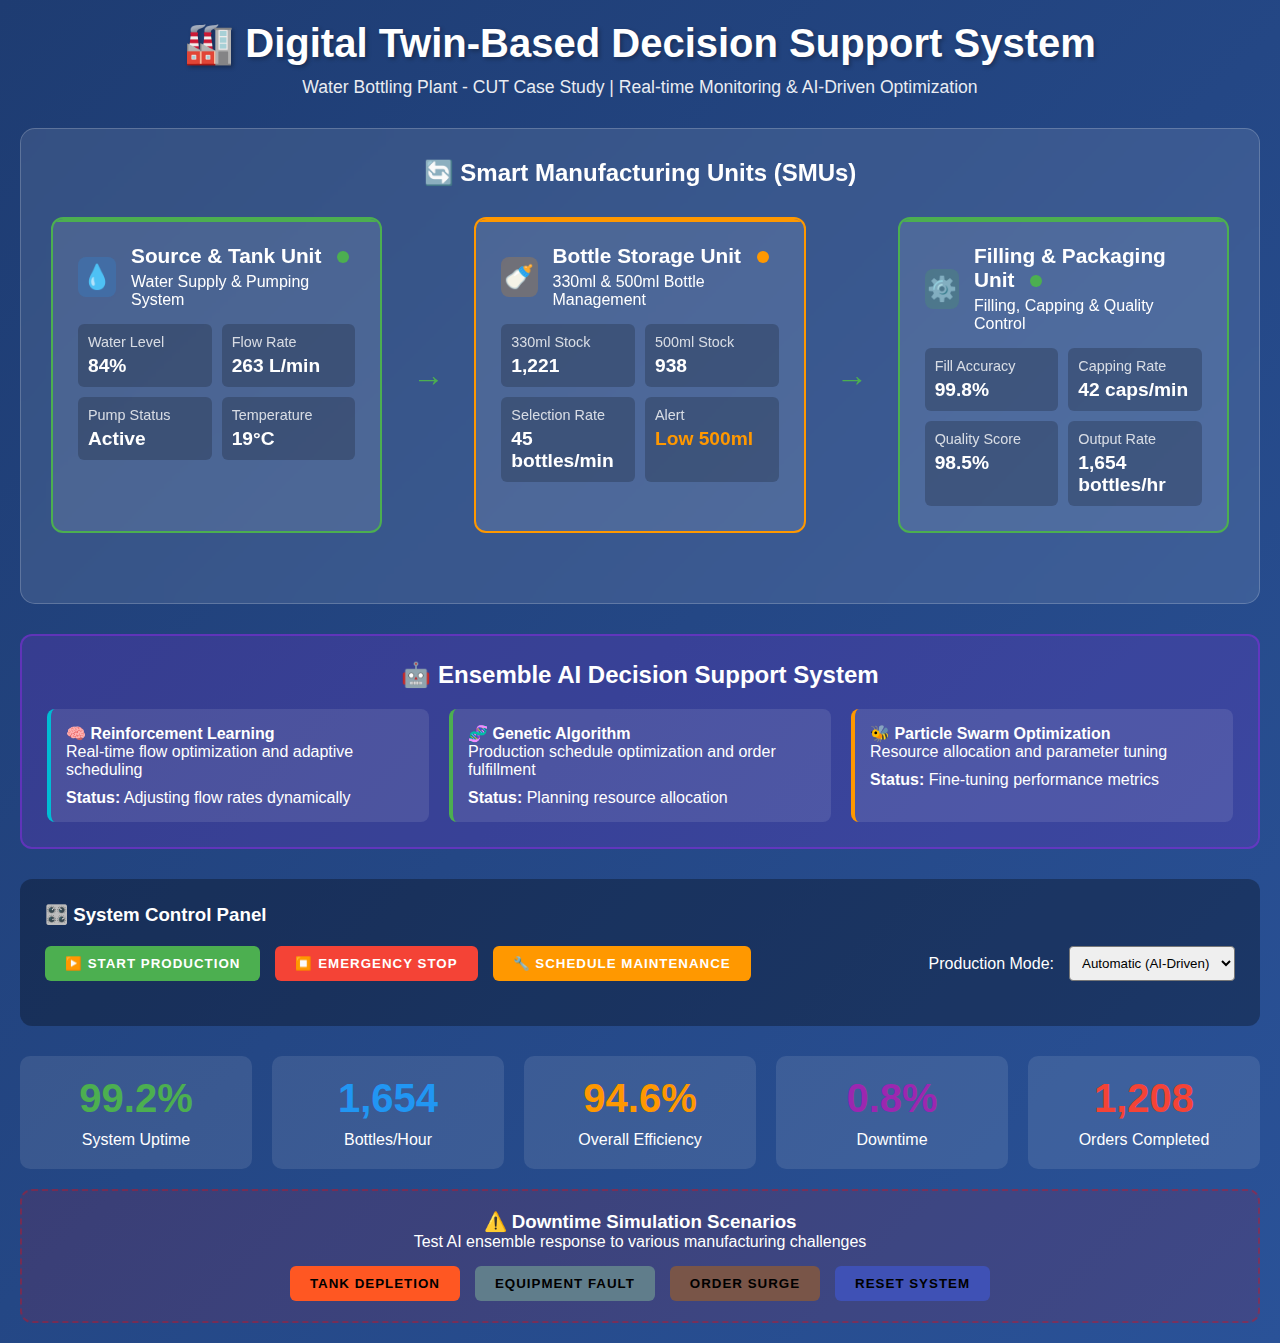
<file: simulations/interactive_manufacturing_floor_layout/interactive_wbp.html>
<!DOCTYPE html>
<html lang="en">
<head>
    <meta charset="UTF-8">
    <meta name="viewport" content="width=device-width, initial-scale=1.0">
    <title>Water Bottling Plant - Digital Twin Visualization</title>
    <link rel="stylesheet" href="styles.css">
</head>
<body>
    <div class="container">
        <div class="header">
            <h1>🏭 Digital Twin-Based Decision Support System</h1>
            <p>Water Bottling Plant - CUT Case Study | Real-time Monitoring & AI-Driven Optimization</p>
        </div>

        <div class="plant-layout">
            <h2 style="text-align: center; margin-bottom: 30px;">🔄 Smart Manufacturing Units (SMUs)</h2>
            
            <div class="production-units">
                <div class="unit operational" id="unit1">
                    <div class="unit-header">
                        <div class="unit-icon" style="background: rgba(33, 150, 243, 0.2);">💧</div>
                        <div>
                            <h3>Source & Tank Unit <span class="status-indicator"></span></h3>
                            <p>Water Supply & Pumping System</p>
                        </div>
                    </div>
                    <div class="metrics">
                        <div class="metric">
                            <div class="metric-label">Water Level</div>
                            <div class="metric-value" id="water-level">85%</div>
                        </div>
                        <div class="metric">
                            <div class="metric-label">Flow Rate</div>
                            <div class="metric-value" id="flow-rate">250 L/min</div>
                        </div>
                        <div class="metric">
                            <div class="metric-label">Pump Status</div>
                            <div class="metric-value">Active</div>
                        </div>
                        <div class="metric">
                            <div class="metric-label">Temperature</div>
                            <div class="metric-value" id="water-temp">18°C</div>
                        </div>
                    </div>
                </div>

                <div class="flow-indicators">
                    <div class="flow-arrow">→</div>
                </div>

                <div class="unit warning" id="unit2">
                    <div class="unit-header">
                        <div class="unit-icon" style="background: rgba(255, 152, 0, 0.2);">🍼</div>
                        <div>
                            <h3>Bottle Storage Unit <span class="status-indicator"></span></h3>
                            <p>330ml & 500ml Bottle Management</p>
                        </div>
                    </div>
                    <div class="metrics">
                        <div class="metric">
                            <div class="metric-label">330ml Stock</div>
                            <div class="metric-value" id="bottle-330">1,250</div>
                        </div>
                        <div class="metric">
                            <div class="metric-label">500ml Stock</div>
                            <div class="metric-value" id="bottle-500">890</div>
                        </div>
                        <div class="metric">
                            <div class="metric-label">Selection Rate</div>
                            <div class="metric-value">45 bottles/min</div>
                        </div>
                        <div class="metric">
                            <div class="metric-label">Alert</div>
                            <div class="metric-value" style="color: #FF9800;">Low 500ml</div>
                        </div>
                    </div>
                </div>

                <div class="flow-indicators">
                    <div class="flow-arrow">→</div>
                </div>

                <div class="unit operational" id="unit3">
                    <div class="unit-header">
                        <div class="unit-icon" style="background: rgba(76, 175, 80, 0.2);">⚙️</div>
                        <div>
                            <h3>Filling & Packaging Unit <span class="status-indicator"></span></h3>
                            <p>Filling, Capping & Quality Control</p>
                        </div>
                    </div>
                    <div class="metrics">
                        <div class="metric">
                            <div class="metric-label">Fill Accuracy</div>
                            <div class="metric-value">99.8%</div>
                        </div>
                        <div class="metric">
                            <div class="metric-label">Capping Rate</div>
                            <div class="metric-value">42 caps/min</div>
                        </div>
                        <div class="metric">
                            <div class="metric-label">Quality Score</div>
                            <div class="metric-value">98.5%</div>
                        </div>
                        <div class="metric">
                            <div class="metric-label">Output Rate</div>
                            <div class="metric-value" id="output-rate">1,680 bottles/hr</div>
                        </div>
                    </div>
                </div>
            </div>
        </div>

        <div class="ai-ensemble-panel">
            <h2 style="text-align: center; margin-bottom: 20px;">🤖 Ensemble AI Decision Support System</h2>
            
            <div class="ai-techniques">
                <div class="ai-technique rl">
                    <h4>🧠 Reinforcement Learning</h4>
                    <p>Real-time flow optimization and adaptive scheduling</p>
                    <div style="margin-top: 10px;">
                        <strong>Status:</strong> <span id="rl-status">Learning optimal pump sequences</span>
                    </div>
                </div>
                
                <div class="ai-technique ga">
                    <h4>🧬 Genetic Algorithm</h4>
                    <p>Production schedule optimization and order fulfillment</p>
                    <div style="margin-top: 10px;">
                        <strong>Status:</strong> <span id="ga-status">Optimizing mixed order sequences</span>
                    </div>
                </div>
                
                <div class="ai-technique pso">
                    <h4>🐝 Particle Swarm Optimization</h4>
                    <p>Resource allocation and parameter tuning</p>
                    <div style="margin-top: 10px;">
                        <strong>Status:</strong> <span id="pso-status">Calibrating system parameters</span>
                    </div>
                </div>
            </div>
        </div>

        <div class="control-panel">
            <h3 style="margin-bottom: 20px;">🎛️ System Control Panel</h3>
            
            <div class="control-row">
                <div class="control-group">
                    <button class="btn btn-start" onclick="startProduction()">▶️ Start Production</button>
                    <button class="btn btn-stop" onclick="stopProduction()">⏹️ Emergency Stop</button>
                    <button class="btn btn-maintenance" onclick="scheduleMaintenace()">🔧 Schedule Maintenance</button>
                </div>
                
                <div class="control-group">
                    <label>Production Mode:</label>
                    <select style="padding: 8px; border-radius: 4px;" onchange="changeMode(this.value)">
                        <option value="auto">Automatic (AI-Driven)</option>
                        <option value="manual">Manual Override</option>
                        <option value="maintenance">Maintenance Mode</option>
                    </select>
                </div>
            </div>
        </div>

        <div class="performance-metrics">
            <div class="metric-card">
                <div class="metric-number" style="color: #4CAF50;" id="uptime">97.3%</div>
                <div>System Uptime</div>
            </div>
            
            <div class="metric-card">
                <div class="metric-number" style="color: #2196F3;" id="throughput">1,680</div>
                <div>Bottles/Hour</div>
            </div>
            
            <div class="metric-card">
                <div class="metric-number" style="color: #FF9800;" id="efficiency">94.7%</div>
                <div>Overall Efficiency</div>
            </div>
            
            <div class="metric-card">
                <div class="metric-number" style="color: #9C27B0;" id="downtime">2.7%</div>
                <div>Downtime</div>
            </div>
            
            <div class="metric-card">
                <div class="metric-number" style="color: #F44336;" id="orders-completed">1,247</div>
                <div>Orders Completed</div>
            </div>
        </div>

        <div class="downtime-simulation">
            <h3>⚠️ Downtime Simulation Scenarios</h3>
            <p>Test AI ensemble response to various manufacturing challenges</p>
            
            <div class="simulation-controls">
                <button class="btn" style="background: #FF5722;" onclick="simulateDowntime('tank')">Tank Depletion</button>
                <button class="btn" style="background: #607D8B;" onclick="simulateDowntime('equipment')">Equipment Fault</button>
                <button class="btn" style="background: #795548;" onclick="simulateDowntime('surge')">Order Surge</button>
                <button class="btn" style="background: #3F51B5;" onclick="resetSimulation()">Reset System</button>
            </div>
        </div>
    </div>

    <script src="script.js"></script>
   
</body>
</html>
</file>
<file: styles.css>
:root {
    --primary-color: #2563eb;
    --secondary-color: #10b981;
    --danger-color: #ef4444;
    --light-bg: #f3f4f6;
    --dark-bg: #1e293b;
    --auto-color: #64748b;
    --ai-color: #3b82f6;
    --human-color: #22c55e;
    --border-radius: 8px;
    --box-shadow: 0 4px 12px rgba(0,0,0,0.1);
    --transition: all 0.3s ease;
}

body {
    font-family: 'Segoe UI', Tahoma, Geneva, Verdana, sans-serif;
    margin: 0;
    padding: 20px;
    background-color: var(--light-bg);
    color: #334155;
    line-height: 1.6;
}

.container {
    max-width: 1200px;
    margin: 0 auto;
}

.header {
    background: linear-gradient(to right, var(--dark-bg), #334155);
    color: white;
    padding: 20px;
    border-radius: var(--border-radius);
    margin-bottom: 20px;
    box-shadow: var(--box-shadow);
}

.header h1 {
    margin: 0;
    font-size: 1.8rem;
}

.header p {
    margin: 10px 0 0;
    opacity: 0.9;
}

.panel {
    background-color: white;
    padding: 20px;
    border-radius: var(--border-radius);
    margin-bottom: 20px;
    box-shadow: var(--box-shadow);
    transition: var(--transition);
}

.panel:hover {
    transform: translateY(-2px);
    box-shadow: 0 6px 16px rgba(0,0,0,0.15);
}

.panel h2 {
    margin-top: 0;
    color: #1e293b;
    font-size: 1.4rem;
    border-bottom: 2px solid #e2e8f0;
    padding-bottom: 10px;
    margin-bottom: 15px;
}

.panel h3 {
    font-size: 1.1rem;
    margin: 15px 0 10px;
}

.button {
    padding: 10px 16px;
    margin: 5px;
    border: none;
    border-radius: 6px;
    cursor: pointer;
    font-weight: 600;
    transition: var(--transition);
    font-size: 0.9rem;
}

.button:hover {
    filter: brightness(110%);
    transform: translateY(-1px);
}

.button:active {
    transform: translateY(1px);
}

.button-primary {
    background-color: var(--primary-color);
    color: white;
}

.button-secondary {
    background-color: var(--secondary-color);
    color: white;
}

.button-danger {
    background-color: var(--danger-color);
    color: white;
}

.button-group {
    margin-bottom: 15px;
    display: flex;
    flex-wrap: wrap;
}

.mode-button {
    padding: 8px 15px;
    margin: 5px;
    border: none;
    border-radius: 6px;
    cursor: pointer;
    font-weight: 600;
    transition: var(--transition);
    opacity: 0.7;
}

.mode-button:hover {
    opacity: 1;
    transform: translateY(-1px);
}

.mode-button.active {
    opacity: 1;
    box-shadow: 0 2px 8px rgba(0,0,0,0.2);
}

.flex-container {
    display: flex;
    gap: 20px;
    flex-wrap: wrap;
}

.flex-column {
    flex: 1;
    min-width: 280px;
}

.tank-container {
    width: 120px;
    height: 220px;
    background-color: #f8fafc;
    border: 3px solid #94a3b8;
    border-radius: var(--border-radius);
    margin: 15px auto;
    position: relative;
    overflow: hidden;
    box-shadow: inset 0 0 10px rgba(0,0,0,0.1);
}

.tank-fill {
    position: absolute;
    bottom: 0;
    width: 100%;
    background: linear-gradient(to top, #38bdf8, #60a5fa);
    transition: height 0.8s ease;
    box-shadow: 0 -3px 10px rgba(0,0,0,0.1);
}

.low-level {
    background: linear-gradient(to top, #f87171, #fb7185);
}

.critical-level {
    animation: pulse 1.5s infinite;
}

@keyframes pulse {
    0% { opacity: 0.8; }
    50% { opacity: 1; }
    100% { opacity: 0.8; }
}

.threshold-line {
    position: absolute;
    width: 100%;
    height: 3px;
    background-color: #ef4444;
    bottom: 50%;
    left: 0;
    opacity: 0.7;
}

.threshold-label {
    position: absolute;
    right: -75px;
    bottom: 50%;
    font-size: 0.8rem;
    color: #ef4444;
    transform: translateY(50%);
}

.tank-label {
    text-align: center;
    font-weight: 600;
    margin-top: 10px;
    color: #475569;
}

.stat-value {
    font-weight: 700;
    color: #1e293b;
    background-color: #f1f5f9;
    padding: 2px 6px;
    border-radius: 4px;
    transition: var(--transition);
}

.stats-grid {
    display: grid;
    grid-template-columns: 1fr 1fr;
    gap: 15px;
}

.stat-item {
    display: flex;
    flex-direction: column;
    background-color: #f8fafc;
    padding: 10px;
    border-radius: 6px;
    border-left: 4px solid var(--primary-color);
}

.stat-item p {
    margin: 0;
}

.stat-label {
    font-size: 0.8rem;
    color: #64748b;
    margin-bottom: 3px;
}

.log-container {
    height: 300px;
    overflow-y: auto;
    border: 1px solid #e2e8f0;
    padding: 15px;
    background-color: #f8fafc;
    border-radius: 6px;
    scrollbar-width: thin;
    scrollbar-color: #cbd5e1 #f1f5f9;
}

.log-container::-webkit-scrollbar {
    width: 8px;
}

.log-container::-webkit-scrollbar-track {
    background: #f1f5f9;
}

.log-container::-webkit-scrollbar-thumb {
    background-color: #cbd5e1;
    border-radius: 20px;
}

.log-entry {
    margin-bottom: 8px;
    padding: 8px;
    border-radius: 4px;
    font-size: 0.9rem;
    border-left: 3px solid #cbd5e1;
    background-color: white;
}

.auto-log {
    border-left-color: var(--auto-color);
}

.ai-log {
    border-left-color: var(--ai-color);
}

.human-log {
    border-left-color: var(--human-color);
}

.debug-log {
    border-left-color: var(--danger-color);
    background-color: #fff5f5;
}

.log-time {
    color: #64748b;
    font-size: 0.8rem;
    margin-right: 5px;
}

.order-progress {
    margin-top: 15px;
    padding: 15px;
    background-color: #f8fafc;
    border-radius: 6px;
}

.progress-bar-container {
    width: 100%;
    height: 15px;
    background-color: #e2e8f0;
    border-radius: 10px;
    overflow: hidden;
    margin-bottom: 15px;
}

.progress-bar {
    height: 100%;
    background: linear-gradient(to right, var(--secondary-color), #4ade80);
    transition: width 0.5s ease;
    border-radius: 10px;
}

.progress-label {
    display: flex;
    justify-content: space-between;
    margin-bottom: 5px;
    font-size: 0.9rem;
}

.badge {
    display: inline-block;
    padding: 3px 8px;
    border-radius: 12px;
    font-size: 0.8rem;
    font-weight: 600;
    margin-left: 5px;
}

.badge-500ml {
    background-color: #dbeafe;
    color: #1e40af;
}

.badge-300ml {
    background-color: #dcfce7;
    color: #166534;
}

.bottle-icon {
    display: inline-block;
    margin-right: 5px;
    color: var(--primary-color);
}

.day-badge {
    background-color: #f1f5f9;
    color: #475569;
    padding: 4px 10px;
    border-radius: 12px;
    display: inline-block;
    margin-top: 0;
    font-size: 0.9rem;
}

.mode-indicator {
    display: inline-block;
    padding: 5px 10px;
    border-radius: 20px;
    color: white;
    font-weight: 600;
    font-size: 0.8rem;
    margin-left: 10px;
}

.order-header {
    display: flex;
    align-items: center;
    justify-content: space-between;
    margin-bottom: 10px;
}

.explanation-panel {
    background-color: white;
    padding: 20px;
    border-radius: var(--border-radius);
    margin-bottom: 20px;
    box-shadow: var(--box-shadow);
    transition: var(--transition);
    position: relative;
}

.explanation-panel h2 {
    margin-top: 0;
    color: #1e293b;
    font-size: 1.4rem;
    border-bottom: 2px solid #e2e8f0;
    padding-bottom: 10px;
    margin-bottom: 15px;
}

.explanation-content {
    display: flex;
    gap: 20px;
    align-items: flex-start;
}

.explanation-icon {
    font-size: 3rem;
    color: var(--primary-color);
    padding: 15px;
    background-color: #f0f9ff;
    border-radius: 50%;
    width: 70px;
    height: 70px;
    display: flex;
    align-items: center;
    justify-content: center;
    flex-shrink: 0;
}

.explanation-text {
    flex: 1;
}

.explanation-text p {
    margin-top: 0;
}

.decision-modes {
    display: flex;
    flex-wrap: wrap;
    gap: 15px;
    margin: 15px 0;
}

.decision-mode {
    flex: 1;
    min-width: 240px;
    background-color: #f8fafc;
    padding: 15px;
    border-radius: var(--border-radius);
    box-shadow: 0 2px 4px rgba(0,0,0,0.05);
}

.mode-label {
    display: inline-block;
    padding: 5px 10px;
    border-radius: 20px;
    color: white;
    font-weight: 600;
    font-size: 0.9rem;
    margin-bottom: 10px;
}

.explanation-footer {
    font-style: italic;
    border-top: 1px solid #e2e8f0;
    padding-top: 15px;
    margin-top: 15px;
    color: #475569;
}

#hide-explanation {
    position: absolute;
    top: 20px;
    right: 20px;
    padding: 6px 12px;
    font-size: 0.8rem;
}

.input-group {
    margin-bottom: 15px;
}

.input-group label {
    display: block;
    margin-bottom: 5px;
    color: #475569;
    font-size: 0.9rem;
}

.input-group input {
    width: 100%;
    padding: 8px;
    border: 1px solid #e2e8f0;
    border-radius: 4px;
    font-size: 0.9rem;
}

#custom-order-panel {
    margin-bottom: 20px;
}

@media (max-width: 768px) {
    .explanation-content {
        flex-direction: column;
    }
    
    .explanation-icon {
        margin: 0 auto 15px;
    }
}
</file>
<file: gantt.css>
body {
    font-family: Arial, sans-serif;
    margin: 20px;
    background: #f5f5f5;
}

.timeline-container {
    background: white;
    border-radius: 8px;
    box-shadow: 0 4px 16px rgba(0,0,0,0.1);
    overflow: hidden;
    margin: 20px 0;
}

.timeline-title {
    background: #1e40af;
    color: white;
    padding: 20px;
    text-align: center;
    font-size: 1.5em;
    font-weight: bold;
}

.timeline-table {
    width: 100%;
    border-collapse: collapse;
    font-size: 14px;
}

.timeline-table th {
    background: #2563eb;
    color: white;
    padding: 12px 8px;
    text-align: center;
    font-weight: bold;
    border: 1px solid #1e40af;
}

.year-header {
    background: #1e3a8a;
    font-size: 16px;
}

.timeline-table td {
    padding: 8px;
    border: 1px solid #e5e7eb;
    text-align: center;
    vertical-align: middle;
}

.task-label {
    background: #f8fafc;
    text-align: left;
    font-weight: 500;
    padding-left: 15px;
    width: 250px;
    border-right: 2px solid #1e40af;
}

.phase-task {
    background: #e0f2fe;
    font-weight: 600;
    color: #0f172a;
}

/* Activity bars */
.activity {
    height: 20px;
    border-radius: 10px;
    position: relative;
    margin: 2px;
}

/* Phase colors */
.phase1 { background: #3b82f6; }
.phase2 { background: #10b981; }
.phase3 { background: #f59e0b; }
.phase4 { background: #ef4444; }
.writing { background: #8b5cf6; }
.admin { background: #6b7280; }

/* Activity patterns */
.primary { opacity: 1; }
.secondary { opacity: 0.7; }
.ongoing { 
    background: repeating-linear-gradient(
        45deg,
        transparent,
        transparent 3px,
        rgba(255,255,255,0.3) 3px,
        rgba(255,255,255,0.3) 6px
    );
}

.milestone {
    background: #dc2626;
    height: 25px;
    clip-path: polygon(0 0, 85% 0, 100% 50%, 85% 100%, 0 100%);
}

.legend {
    margin: 20px;
    padding: 15px;
    background: white;
    border-radius: 8px;
    box-shadow: 0 2px 8px rgba(0,0,0,0.1);
}

.legend h3 {
    margin: 0 0 10px 0;
    color: #1e40af;
}

.legend-item {
    display: inline-block;
    margin: 5px 15px 5px 0;
    font-size: 12px;
}

.legend-color {
    display: inline-block;
    width: 20px;
    height: 15px;
    border-radius: 3px;
    margin-right: 8px;
    vertical-align: middle;
}

.empty-cell {
    background: #f9fafb;
}

@media (max-width: 768px) {
    .timeline-table {
        font-size: 12px;
    }
    
    .task-label {
        width: 200px;
        padding-left: 10px;
    }
    
    .timeline-table th,
    .timeline-table td {
        padding: 6px 4px;
    }
}
</file>
<file: simulations/ai_ensemble_performence_dashboard/styles.css>
* {
    margin: 0;
    padding: 0;
    box-sizing: border-box;
}

body {
    font-family: 'Segoe UI', Tahoma, Geneva, Verdana, sans-serif;
    background: linear-gradient(135deg, #0c0c0c 0%, #1c1c2e 50%, #2d1b69 100%);
    color: white;
    min-height: 100vh;
    overflow-x: auto;
}

.dashboard {
    display: grid;
    grid-template-columns: 1fr 1fr 1fr;
    grid-template-rows: auto auto auto auto;
    gap: 20px;
    padding: 20px;
    max-width: 1600px;
    margin: 0 auto;
}

.header {
    grid-column: 1 / -1;
    text-align: center;
    background: rgba(255, 255, 255, 0.05);
    border-radius: 15px;
    padding: 25px;
    backdrop-filter: blur(10px);
    border: 1px solid rgba(255, 255, 255, 0.1);
}

.header h1 {
    font-size: 2.5em;
    margin-bottom: 10px;
    background: linear-gradient(45deg, #ff6b6b, #4ecdc4, #45b7d1, #96ceb4);
    -webkit-background-clip: text;
    -webkit-text-fill-color: transparent;
    background-clip: text;
    animation: gradient 3s ease-in-out infinite;
}

@keyframes gradient {
    0%, 100% { filter: hue-rotate(0deg); }
    50% { filter: hue-rotate(90deg); }
}

.card {
    background: rgba(255, 255, 255, 0.05);
    border-radius: 15px;
    padding: 25px;
    backdrop-filter: blur(10px);
    border: 1px solid rgba(255, 255, 255, 0.1);
    transition: transform 0.3s ease, box-shadow 0.3s ease;
}

.card:hover {
    transform: translateY(-5px);
    box-shadow: 0 15px 35px rgba(0,0,0,0.3);
}

.card-title {
    font-size: 1.3em;
    font-weight: bold;
    margin-bottom: 20px;
    display: flex;
    align-items: center;
    gap: 10px;
}

.kpi-grid {
    grid-column: 1 / -1;
    display: grid;
    grid-template-columns: repeat(auto-fit, minmax(200px, 1fr));
    gap: 20px;
}

.kpi-card {
    background: rgba(255, 255, 255, 0.05);
    border-radius: 12px;
    padding: 20px;
    text-align: center;
    border: 1px solid rgba(255, 255, 255, 0.1);
    transition: all 0.3s ease;
    position: relative;
    overflow: hidden;
}

.kpi-card::before {
    content: '';
    position: absolute;
    top: 0;
    left: 0;
    right: 0;
    height: 3px;
    background: linear-gradient(90deg, transparent, var(--accent-color), transparent);
    animation: slide 2s infinite;
}

@keyframes slide {
    0% { transform: translateX(-100%); }
    100% { transform: translateX(100%); }
}

.kpi-value {
    font-size: 2.5em;
    font-weight: bold;
    margin-bottom: 5px;
    color: var(--accent-color);
}

.kpi-label {
    font-size: 0.9em;
    opacity: 0.8;
    text-transform: uppercase;
    letter-spacing: 1px;
}

.kpi-trend {
    font-size: 0.8em;
    margin-top: 5px;
    display: flex;
    align-items: center;
    justify-content: center;
    gap: 5px;
}

.trend-up {
    color: #4CAF50;
}

.trend-down {
    color: #f44336;
}

.ai-ensemble {
    display: grid;
    grid-template-columns: 1fr 1fr 1fr;
    gap: 15px;
    margin-top: 20px;
}

.ai-technique {
    background: rgba(255, 255, 255, 0.1);
    border-radius: 10px;
    padding: 15px;
    text-align: center;
    border: 2px solid transparent;
    transition: all 0.3s ease;
}

.ai-technique.active {
    border-color: var(--technique-color);
    box-shadow: 0 0 20px rgba(var(--technique-color-rgb), 0.3);
}

.ai-technique h4 {
    margin-bottom: 10px;
    color: var(--technique-color);
}

.technique-status {
    padding: 5px 10px;
    border-radius: 15px;
    font-size: 0.8em;
    font-weight: bold;
    background: var(--technique-color);
    color: white;
    margin-top: 10px;
}

.performance-meter {
    width: 100%;
    height: 200px;
    position: relative;
    margin: 20px 0;
}

.meter-background {
    width: 180px;
    height: 180px;
    border-radius: 50%;
    background: conic-gradient(
        from 0deg,
        #f44336 0deg 30deg,
        #FF9800 30deg 60deg,
        #4CAF50 60deg 360deg
    );
    position: relative;
    margin: 0 auto;
}

.meter-inner {
    position: absolute;
    top: 50%;
    left: 50%;
    transform: translate(-50%, -50%);
    width: 140px;
    height: 140px;
    background: #1c1c2e;
    border-radius: 50%;
    display: flex;
    flex-direction: column;
    align-items: center;
    justify-content: center;
}

.meter-value {
    font-size: 2em;
    font-weight: bold;
    color: #4CAF50;
}

.meter-label {
    font-size: 0.9em;
    opacity: 0.8;
}

.meter-needle {
    position: absolute;
    top: 50%;
    left: 50%;
    width: 2px;
    height: 70px;
    background: white;
    transform-origin: bottom center;
    transform: translate(-50%, -100%) rotate(var(--needle-angle, 45deg));
    transition: transform 0.5s ease;
}

.alert-panel {
    max-height: 300px;
    overflow-y: auto;
}

.alert-item {
    background: rgba(255, 255, 255, 0.1);
    border-radius: 8px;
    padding: 12px;
    margin-bottom: 10px;
    border-left: 4px solid;
    animation: slideInLeft 0.5s ease;
}

@keyframes slideInLeft {
    from { transform: translateX(-100%); opacity: 0; }
    to { transform: translateX(0); opacity: 1; }
}

.alert-item.warning {
    border-left-color: #FF9800;
}

.alert-item.error {
    border-left-color: #f44336;
}

.alert-item.info {
    border-left-color: #2196F3;
}

.alert-item.success {
    border-left-color: #4CAF50;
}

.alert-time {
    font-size: 0.8em;
    opacity: 0.7;
    margin-bottom: 5px;
}

.alert-message {
    font-size: 0.9em;
}

.production-flow {
    display: flex;
    align-items: center;
    justify-content: space-between;
    margin: 20px 0;
}

.flow-stage {
    text-align: center;
    flex: 1;
}

.flow-icon {
    width: 60px;
    height: 60px;
    border-radius: 50%;
    display: flex;
    align-items: center;
    justify-content: center;
    font-size: 1.5em;
    margin: 0 auto 10px;
    transition: all 0.3s ease;
}

.flow-icon.active {
    animation: pulse 2s infinite;
}

.flow-arrow {
    font-size: 1.5em;
    color: #4ecdc4;
    animation: flow 2s infinite;
}

@keyframes flow {
    0%, 100% { transform: translateX(0); opacity: 0.5; }
    50% { transform: translateX(5px); opacity: 1; }
}

.optimization-timeline {
    max-height: 250px;
    overflow-y: auto;
}

.timeline-item {
    display: flex;
    align-items: center;
    padding: 10px 0;
    border-bottom: 1px solid rgba(255, 255, 255, 0.1);
}

.timeline-dot {
    width: 12px;
    height: 12px;
    border-radius: 50%;
    margin-right: 15px;
    flex-shrink: 0;
}

.timeline-content {
    flex: 1;
}

.timeline-time {
    font-size: 0.8em;
    opacity: 0.7;
}

.timeline-action {
    font-size: 0.9em;
    margin-top: 2px;
}

.control-buttons {
    display: flex;
    gap: 10px;
    flex-wrap: wrap;
    margin-top: 20px;
}

.btn {
    padding: 10px 15px;
    border: none;
    border-radius: 8px;
    cursor: pointer;
    font-weight: bold;
    transition: all 0.3s ease;
    text-transform: uppercase;
    letter-spacing: 1px;
    font-size: 0.8em;
}

.btn:hover {
    transform: translateY(-2px);
    box-shadow: 0 5px 15px rgba(0,0,0,0.3);
}

.btn-primary {
    background: linear-gradient(135deg, #4CAF50, #66BB6A);
    color: white;
}

.btn-warning {
    background: linear-gradient(135deg, #FF9800, #FFB74D);
    color: white;
}

.btn-danger {
    background: linear-gradient(135deg, #f44336, #EF5350);
    color: white;
}

.btn-info {
    background: linear-gradient(135deg, #2196F3, #42A5F5);
    color: white;
}

.data-stream {
    background: rgba(0, 0, 0, 0.3);
    border-radius: 8px;
    padding: 15px;
    margin-top: 15px;
    font-family: 'Courier New', monospace;
    font-size: 0.8em;
    max-height: 200px;
    overflow-y: auto;
}

.data-line {
    margin-bottom: 5px;
    opacity: 0;
    animation: fadeIn 0.5s ease forwards;
}

@keyframes fadeIn {
    to { opacity: 1; }
}

.comparison-chart {
    display: grid;
    grid-template-columns: 1fr 1fr;
    gap: 20px;
    margin-top: 20px;
}

.chart-section {
    text-align: center;
}

.chart-bar {
    height: 100px;
    background: linear-gradient(to top, var(--bar-color), rgba(var(--bar-color-rgb), 0.3));
    border-radius: 4px;
    margin: 10px auto;
    width: 60px;
    position: relative;
    transition: all 0.3s ease;
}

.chart-bar:hover {
    transform: scale(1.1);
}

.chart-value {
    position: absolute;
    top: -25px;
    left: 50%;
    transform: translateX(-50%);
    font-weight: bold;
    font-size: 0.9em;
}

.chart-label {
    margin-top: 10px;
    font-size: 0.9em;
    opacity: 0.8;
}
</file>
<file: simulations/downtime_timeline_visualization/styles.css>
* {
    margin: 0;
    padding: 0;
    box-sizing: border-box;
}

body {
    font-family: 'Segoe UI', Tahoma, Geneva, Verdana, sans-serif;
    background: linear-gradient(135deg, #0f0f23 0%, #1a1a3a 100%);
    color: white;
    min-height: 100vh;
}

.container {
    max-width: 1400px;
    margin: 0 auto;
    padding: 20px;
}

.header {
    text-align: center;
    margin-bottom: 40px;
}

.header h1 {
    font-size: 2.5em;
    margin-bottom: 10px;
    background: linear-gradient(45deg, #ff6b6b, #4ecdc4, #45b7d1);
    -webkit-background-clip: text;
    -webkit-text-fill-color: transparent;
    background-clip: text;
}

.dashboard {
    display: grid;
    grid-template-columns: 1fr 300px;
    gap: 30px;
    margin-bottom: 30px;
}

.timeline-container {
    background: rgba(255, 255, 255, 0.05);
    border-radius: 15px;
    padding: 25px;
    backdrop-filter: blur(10px);
    border: 1px solid rgba(255, 255, 255, 0.1);
}

.controls-panel {
    background: rgba(255, 255, 255, 0.05);
    border-radius: 15px;
    padding: 25px;
    backdrop-filter: blur(10px);
    border: 1px solid rgba(255, 255, 255, 0.1);
    height: fit-content;
}

.timeline {
    position: relative;
    height: 400px;
    overflow-y: auto;
    padding: 20px 0;
}

.timeline::before {
    content: '';
    position: absolute;
    left: 50px;
    top: 0;
    bottom: 0;
    width: 2px;
    background: linear-gradient(to bottom, #4ecdc4, #45b7d1, #ff6b6b);
}

.timeline-event {
    position: relative;
    margin-bottom: 30px;
    padding-left: 80px;
    opacity: 0;
    transform: translateX(-20px);
    animation: slideIn 0.6s ease forwards;
}

.timeline-event:nth-child(2) { animation-delay: 0.1s; }
.timeline-event:nth-child(3) { animation-delay: 0.2s; }
.timeline-event:nth-child(4) { animation-delay: 0.3s; }
.timeline-event:nth-child(5) { animation-delay: 0.4s; }

@keyframes slideIn {
    to {
        opacity: 1;
        transform: translateX(0);
    }
}

.timeline-marker {
    position: absolute;
    left: -75px;
    top: 5px;
    width: 20px;
    height: 20px;
    border-radius: 50%;
    border: 3px solid;
    display: flex;
    align-items: center;
    justify-content: center;
    font-size: 0.8em;
    font-weight: bold;
}

.timeline-marker.operational {
    background: #4CAF50;
    border-color: #4CAF50;
    color: white;
}

.timeline-marker.warning {
    background: #FF9800;
    border-color: #FF9800;
    color: white;
}

.timeline-marker.critical {
    background: #f44336;
    border-color: #f44336;
    color: white;
    animation: pulse 1.5s infinite;
}

.timeline-marker.recovery {
    background: #2196F3;
    border-color: #2196F3;
    color: white;
}

@keyframes pulse {
    0%, 100% { transform: scale(1); }
    50% { transform: scale(1.2); }
}

.event-content {
    background: rgba(255, 255, 255, 0.1);
    border-radius: 10px;
    padding: 20px;
    border-left: 4px solid;
    transition: transform 0.3s ease;
}

.event-content:hover {
    transform: translateY(-2px);
}

.event-content.operational {
    border-left-color: #4CAF50;
}

.event-content.warning {
    border-left-color: #FF9800;
}

.event-content.critical {
    border-left-color: #f44336;
}

.event-content.recovery {
    border-left-color: #2196F3;
}

.event-time {
    font-size: 0.9em;
    opacity: 0.7;
    margin-bottom: 5px;
}

.event-title {
    font-size: 1.2em;
    font-weight: bold;
    margin-bottom: 8px;
}

.event-description {
    margin-bottom: 10px;
    line-height: 1.4;
}

.ai-response {
    background: rgba(138, 43, 226, 0.2);
    border-radius: 6px;
    padding: 10px;
    margin-top: 10px;
    border: 1px solid rgba(138, 43, 226, 0.3);
}

.ai-response-title {
    font-weight: bold;
    color: #BA68C8;
    margin-bottom: 5px;
}

.metrics-grid {
    display: grid;
    grid-template-columns: repeat(2, 1fr);
    gap: 15px;
    margin-bottom: 20px;
}

.metric-box {
    background: rgba(255, 255, 255, 0.1);
    padding: 15px;
    border-radius: 8px;
    text-align: center;
}

.metric-value {
    font-size: 1.8em;
    font-weight: bold;
    margin-bottom: 5px;
}

.metric-label {
    font-size: 0.9em;
    opacity: 0.8;
}

.control-section {
    margin-bottom: 25px;
}

.control-section h3 {
    margin-bottom: 15px;
    color: #4ecdc4;
}

.scenario-btn {
    display: block;
    width: 100%;
    padding: 12px;
    margin-bottom: 10px;
    border: none;
    border-radius: 8px;
    cursor: pointer;
    font-weight: bold;
    transition: all 0.3s ease;
    text-align: left;
}

.scenario-btn:hover {
    transform: translateY(-2px);
    box-shadow: 0 5px 15px rgba(0,0,0,0.3);
}

.scenario-btn.tank-depletion {
    background: linear-gradient(135deg, #FF5722, #FF7043);
    color: white;
}

.scenario-btn.equipment-fault {
    background: linear-gradient(135deg, #f44336, #EF5350);
    color: white;
}

.scenario-btn.order-surge {
    background: linear-gradient(135deg, #FF9800, #FFB74D);
    color: white;
}

.scenario-btn.reset {
    background: linear-gradient(135deg, #4CAF50, #66BB6A);
    color: white;
}

.ai-technique-status {
    margin-top: 20px;
}

.technique {
    display: flex;
    justify-content: space-between;
    align-items: center;
    padding: 10px;
    margin-bottom: 8px;
    background: rgba(255, 255, 255, 0.05);
    border-radius: 6px;
}

.technique-name {
    font-weight: bold;
}

.technique-status {
    padding: 4px 8px;
    border-radius: 4px;
    font-size: 0.8em;
    font-weight: bold;
}

.status-active {
    background: #4CAF50;
    color: white;
}

.status-learning {
    background: #2196F3;
    color: white;
}

.status-optimizing {
    background: #FF9800;
    color: white;
}

.performance-chart {
    background: rgba(255, 255, 255, 0.05);
    border-radius: 15px;
    padding: 25px;
    margin-top: 30px;
}

.chart-container {
    height: 200px;
    display: flex;
    align-items: end;
    justify-content: space-around;
    border-bottom: 2px solid rgba(255, 255, 255, 0.2);
    padding: 20px 0;
}

.chart-bar {
    width: 60px;
    background: linear-gradient(to top, #ff6b6b, #4ecdc4);
    border-radius: 4px 4px 0 0;
    display: flex;
    flex-direction: column;
    align-items: center;
    position: relative;
    transition: all 0.3s ease;
}

.chart-bar:hover {
    transform: scale(1.05);
}

.bar-value {
    position: absolute;
    top: -25px;
    font-size: 0.9em;
    font-weight: bold;
}

.bar-label {
    margin-top: 10px;
    font-size: 0.8em;
    text-align: center;
}

.legend {
    display: flex;
    justify-content: center;
    gap: 20px;
    margin-top: 20px;
}

.legend-item {
    display: flex;
    align-items: center;
    gap: 8px;
}

.legend-color {
    width: 16px;
    height: 16px;
    border-radius: 4px;
}
</file>
<file: simulations/interactive_manufacturing_floor_layout/styles.css>
* {
    margin: 0;
    padding: 0;
    box-sizing: border-box;
}

body {
    font-family: 'Segoe UI', Tahoma, Geneva, Verdana, sans-serif;
    background: linear-gradient(135deg, #1e3c72 0%, #2a5298 100%);
    color: white;
    overflow-x: auto;
}

.container {
    max-width: 1400px;
    margin: 0 auto;
    padding: 20px;
}

.header {
    text-align: center;
    margin-bottom: 30px;
}

.header h1 {
    font-size: 2.5em;
    margin-bottom: 10px;
    text-shadow: 2px 2px 4px rgba(0,0,0,0.3);
}

.header p {
    font-size: 1.1em;
    opacity: 0.9;
}

.plant-layout {
    background: rgba(255, 255, 255, 0.1);
    border-radius: 15px;
    padding: 30px;
    backdrop-filter: blur(10px);
    border: 1px solid rgba(255, 255, 255, 0.2);
    margin-bottom: 30px;
}

.production-units {
    display: flex;
    justify-content: space-between;
    gap: 30px;
    margin-bottom: 40px;
    flex-wrap: wrap;
}

.unit {
    flex: 1;
    min-width: 300px;
    background: rgba(255, 255, 255, 0.1);
    border-radius: 12px;
    padding: 25px;
    border: 2px solid transparent;
    transition: all 0.3s ease;
    cursor: pointer;
    position: relative;
    overflow: hidden;
}

.unit::before {
    content: '';
    position: absolute;
    top: 0;
    left: -100%;
    width: 100%;
    height: 3px;
    transition: left 0.5s ease;
}

.unit.operational {
    border-color: #4CAF50;
}

.unit.operational::before {
    background: #4CAF50;
    left: 0;
}

.unit.warning {
    border-color: #FF9800;
}

.unit.warning::before {
    background: #FF9800;
    left: 0;
}

.unit.error {
    border-color: #f44336;
}

.unit.error::before {
    background: #f44336;
    left: 0;
}

.unit:hover {
    transform: translateY(-5px);
    box-shadow: 0 10px 30px rgba(0,0,0,0.3);
}

.unit-header {
    display: flex;
    align-items: center;
    margin-bottom: 15px;
}

.unit-icon {
    width: 40px;
    height: 40px;
    margin-right: 15px;
    border-radius: 8px;
    display: flex;
    align-items: center;
    justify-content: center;
    font-size: 1.5em;
}

.unit h3 {
    font-size: 1.3em;
    margin-bottom: 5px;
}

.status-indicator {
    display: inline-block;
    width: 12px;
    height: 12px;
    border-radius: 50%;
    margin-left: 10px;
    animation: pulse 2s infinite;
}

.operational .status-indicator {
    background: #4CAF50;
}

.warning .status-indicator {
    background: #FF9800;
}

.error .status-indicator {
    background: #f44336;
}

@keyframes pulse {
    0% { opacity: 1; }
    50% { opacity: 0.5; }
    100% { opacity: 1; }
}

.metrics {
    display: grid;
    grid-template-columns: 1fr 1fr;
    gap: 10px;
}

.metric {
    background: rgba(0,0,0,0.2);
    padding: 10px;
    border-radius: 6px;
}

.metric-label {
    font-size: 0.9em;
    opacity: 0.8;
    margin-bottom: 5px;
}

.metric-value {
    font-size: 1.2em;
    font-weight: bold;
}

.flow-indicators {
    display: flex;
    justify-content: center;
    align-items: center;
    margin: 30px 0;
    gap: 20px;
}

.flow-arrow {
    font-size: 2em;
    color: #4CAF50;
    animation: flow 2s infinite;
}

@keyframes flow {
    0%, 100% { transform: translateX(0); }
    50% { transform: translateX(10px); }
}

.control-panel {
    background: rgba(0,0,0,0.3);
    border-radius: 12px;
    padding: 25px;
    margin-bottom: 30px;
}

.control-row {
    display: flex;
    justify-content: space-between;
    align-items: center;
    margin-bottom: 20px;
    flex-wrap: wrap;
    gap: 15px;
}

.control-group {
    display: flex;
    align-items: center;
    gap: 15px;
}

.btn {
    padding: 10px 20px;
    border: none;
    border-radius: 6px;
    cursor: pointer;
    font-weight: bold;
    transition: all 0.3s ease;
    text-transform: uppercase;
    letter-spacing: 1px;
}

.btn-start {
    background: #4CAF50;
    color: white;
}

.btn-stop {
    background: #f44336;
    color: white;
}

.btn-maintenance {
    background: #FF9800;
    color: white;
}

.btn:hover {
    transform: translateY(-2px);
    box-shadow: 0 5px 15px rgba(0,0,0,0.3);
}

.ai-ensemble-panel {
    background: rgba(138, 43, 226, 0.2);
    border: 2px solid rgba(138, 43, 226, 0.5);
    border-radius: 12px;
    padding: 25px;
    margin-bottom: 30px;
}

.ai-techniques {
    display: grid;
    grid-template-columns: repeat(auto-fit, minmax(250px, 1fr));
    gap: 20px;
    margin-top: 20px;
}

.ai-technique {
    background: rgba(255, 255, 255, 0.1);
    padding: 15px;
    border-radius: 8px;
    border-left: 4px solid;
}

.ai-technique.rl {
    border-left-color: #00BCD4;
}

.ai-technique.ga {
    border-left-color: #4CAF50;
}

.ai-technique.pso {
    border-left-color: #FF9800;
}

.performance-metrics {
    display: grid;
    grid-template-columns: repeat(auto-fit, minmax(200px, 1fr));
    gap: 20px;
    margin-top: 30px;
}

.metric-card {
    background: rgba(255, 255, 255, 0.1);
    padding: 20px;
    border-radius: 10px;
    text-align: center;
    transition: transform 0.3s ease;
}

.metric-card:hover {
    transform: scale(1.05);
}

.metric-number {
    font-size: 2.5em;
    font-weight: bold;
    margin-bottom: 10px;
}

.downtime-simulation {
    background: rgba(255, 0, 0, 0.1);
    border: 2px dashed rgba(255, 0, 0, 0.3);
    border-radius: 12px;
    padding: 20px;
    margin-top: 20px;
    text-align: center;
}

.simulation-controls {
    margin-top: 15px;
    display: flex;
    justify-content: center;
    gap: 15px;
    flex-wrap: wrap;
}
</file>
